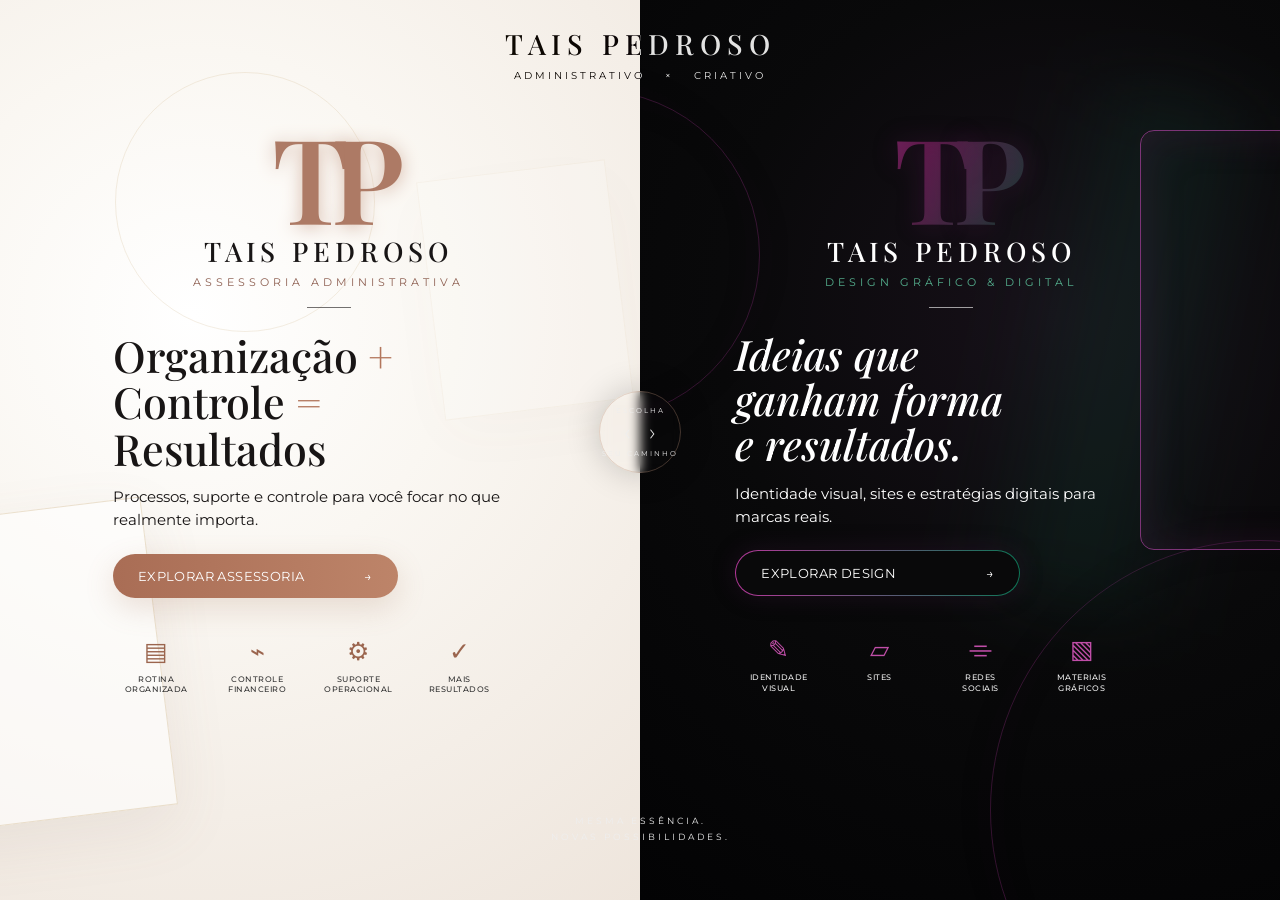
<file: index.html>
<!doctype html>
<html lang="pt-BR">
<head>
  <meta charset="utf-8" />
  <meta name="viewport" content="width=device-width,initial-scale=1" />
  <meta name="description" content="Tais Pedroso — Assessoria Administrativa e Design Gráfico & Digital." />
  <title>Tais Pedroso | Administrativo × Criativo</title>
  <link rel="preconnect" href="https://fonts.googleapis.com">
  <link rel="preconnect" href="https://fonts.gstatic.com" crossorigin>
  <link href="https://fonts.googleapis.com/css2?family=Montserrat:wght@300;400;500;600&family=Playfair+Display:ital,wght@0,500;0,600;1,500&display=swap" rel="stylesheet">
  <link rel="stylesheet" href="styles.css" />
</head>
<body>
  <main class="portal" aria-label="Escolha uma área da Tais Pedroso">
    <header class="brand-master">
      <span>TAIS PEDROSO</span>
      <small><b>ADMINISTRATIVO</b><i>×</i><b>CRIATIVO</b></small>
    </header>

    <section class="world admin" data-world="admin">
      <div class="ambient admin-ambient" aria-hidden="true">
        <span class="sheet sheet-a"></span><span class="sheet sheet-b"></span>
        <span class="gold-line"></span>
      </div>
      <div class="world-content">
        <div class="monogram admin-mark" aria-hidden="true">TP</div>
        <p class="brand-name">TAIS PEDROSO</p>
        <p class="brand-area">ASSESSORIA ADMINISTRATIVA</p>
        <span class="mini-rule"></span>
        <h1>Organização <em>+</em><br>Controle <em>=</em><br>Resultados</h1>
        <p class="lead">Processos, suporte e controle para você focar no que realmente importa.</p>
        <a class="cta admin-cta" href="assessoria/">EXPLORAR ASSESSORIA <span>→</span></a>
        <div class="services" aria-label="Principais serviços administrativos">
          <span>▤<small>ROTINA<br>ORGANIZADA</small></span>
          <span>⌁<small>CONTROLE<br>FINANCEIRO</small></span>
          <span>⚙<small>SUPORTE<br>OPERACIONAL</small></span>
          <span>✓<small>MAIS<br>RESULTADOS</small></span>
        </div>
      </div>
    </section>

    <section class="world design" data-world="design">
      <div class="ambient design-ambient" aria-hidden="true">
        <span class="purple-orbit orbit-a"></span><span class="purple-orbit orbit-b"></span>
        <span class="green-glow"></span><span class="screen-ghost"></span>
      </div>
      <div class="world-content">
        <div class="monogram design-mark" aria-hidden="true">TP</div>
        <p class="brand-name">TAIS PEDROSO</p>
        <p class="brand-area">DESIGN GRÁFICO &amp; DIGITAL</p>
        <span class="mini-rule"></span>
        <h1><i>Ideias que<br>ganham forma<br>e resultados.</i></h1>
        <p class="lead">Identidade visual, sites e estratégias digitais para marcas reais.</p>
        <a class="cta design-cta" href="design/">EXPLORAR DESIGN <span>→</span></a>
        <div class="services" aria-label="Principais serviços de design">
          <span>✎<small>IDENTIDADE<br>VISUAL</small></span>
          <span>▱<small>SITES</small></span>
          <span>⌯<small>REDES<br>SOCIAIS</small></span>
          <span>▧<small>MATERIAIS<br>GRÁFICOS</small></span>
        </div>
      </div>
    </section>

    <div class="choice" aria-hidden="true">
      <span>ESCOLHA</span><b>‹ &nbsp; ›</b><span>SEU CAMINHO</span>
    </div>
    <div class="essence" aria-hidden="true">MESMA ESSÊNCIA.<br>NOVAS POSSIBILIDADES.</div>
  </main>
  <script src="script.js"></script>
</body>
</html>
</file>
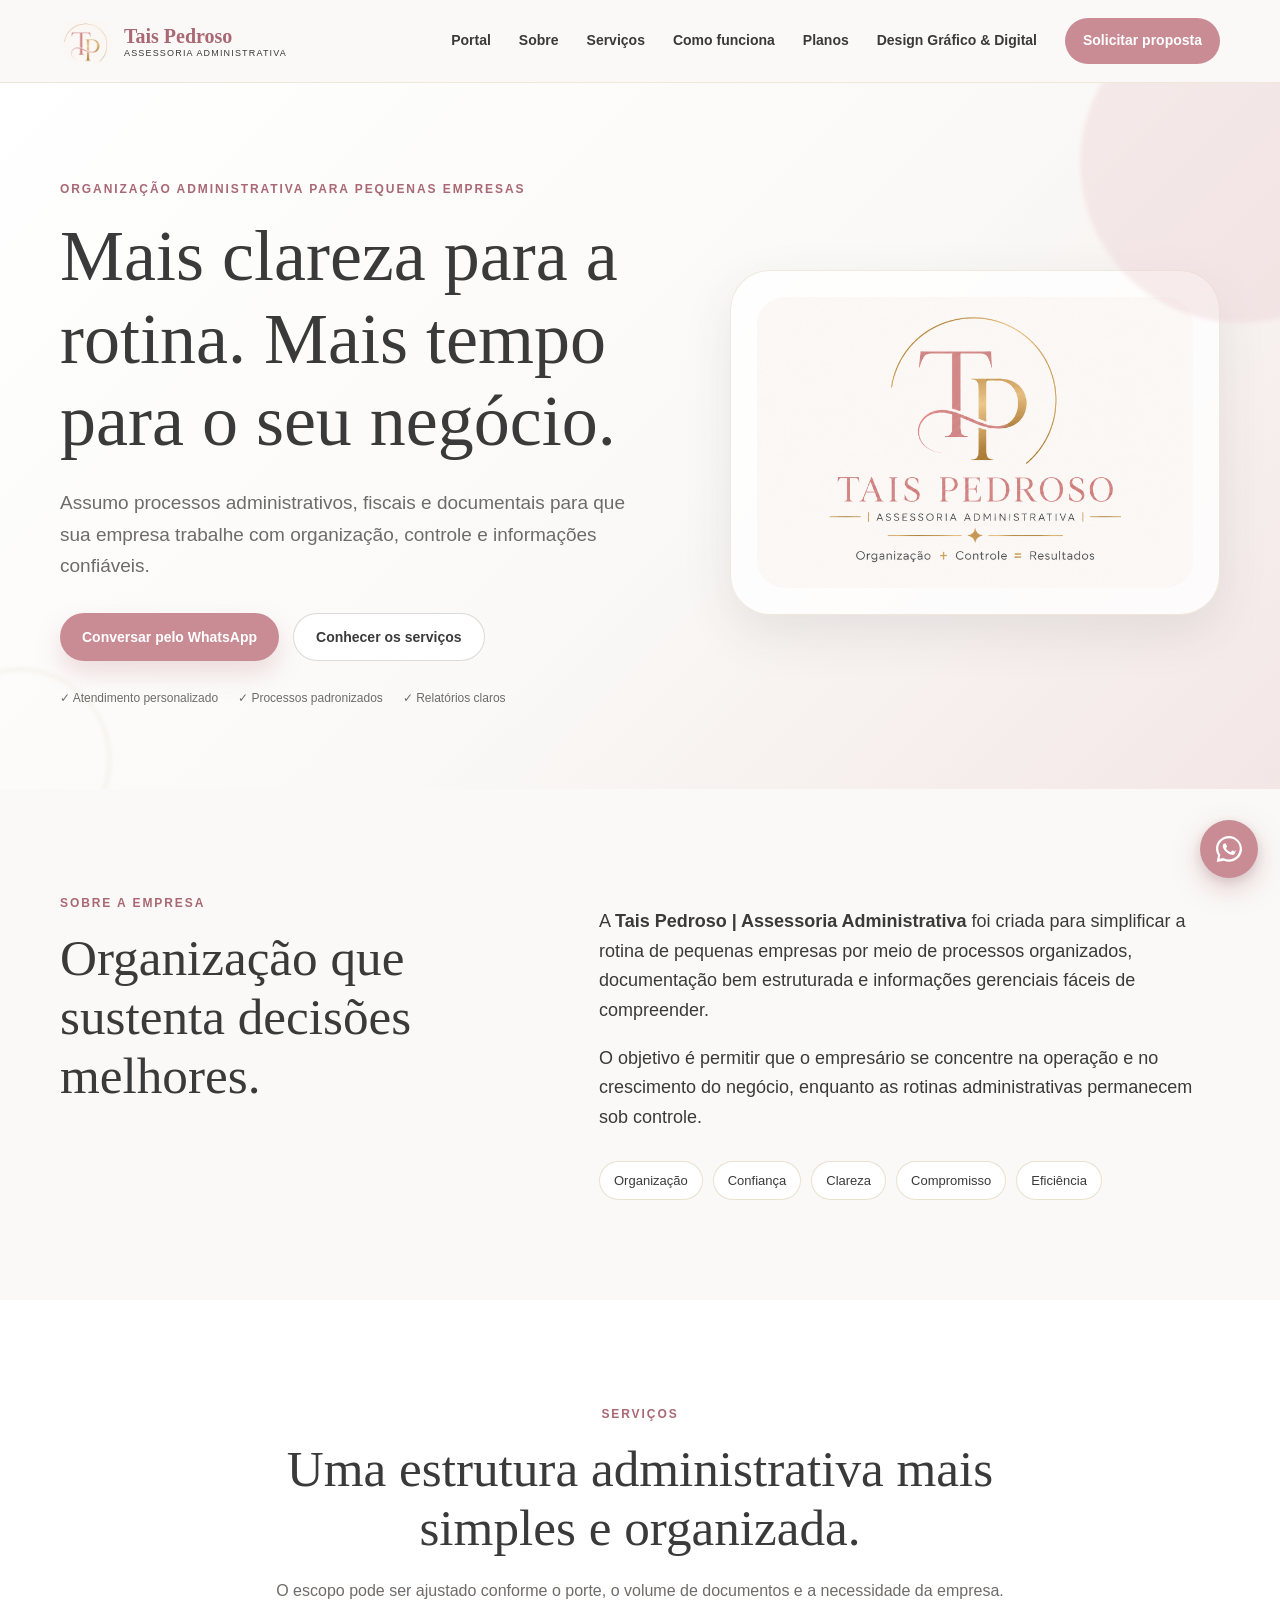
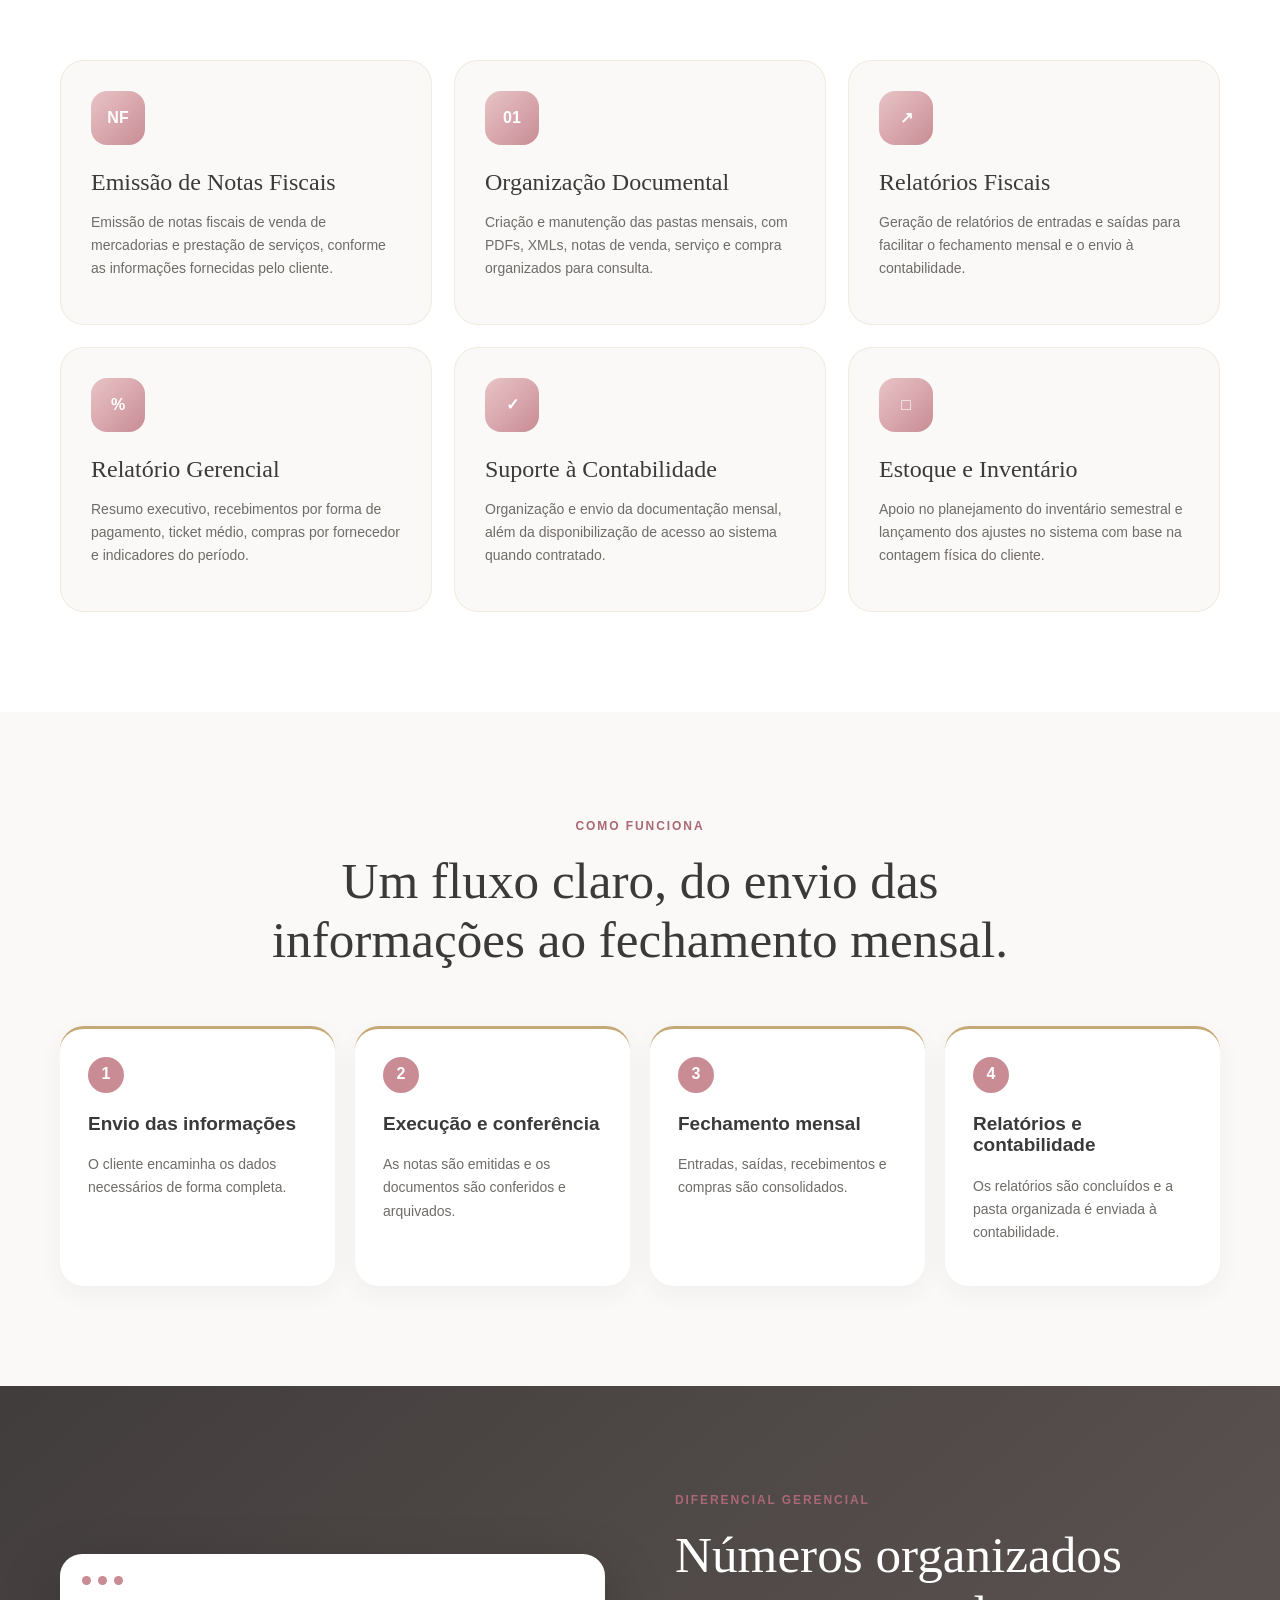
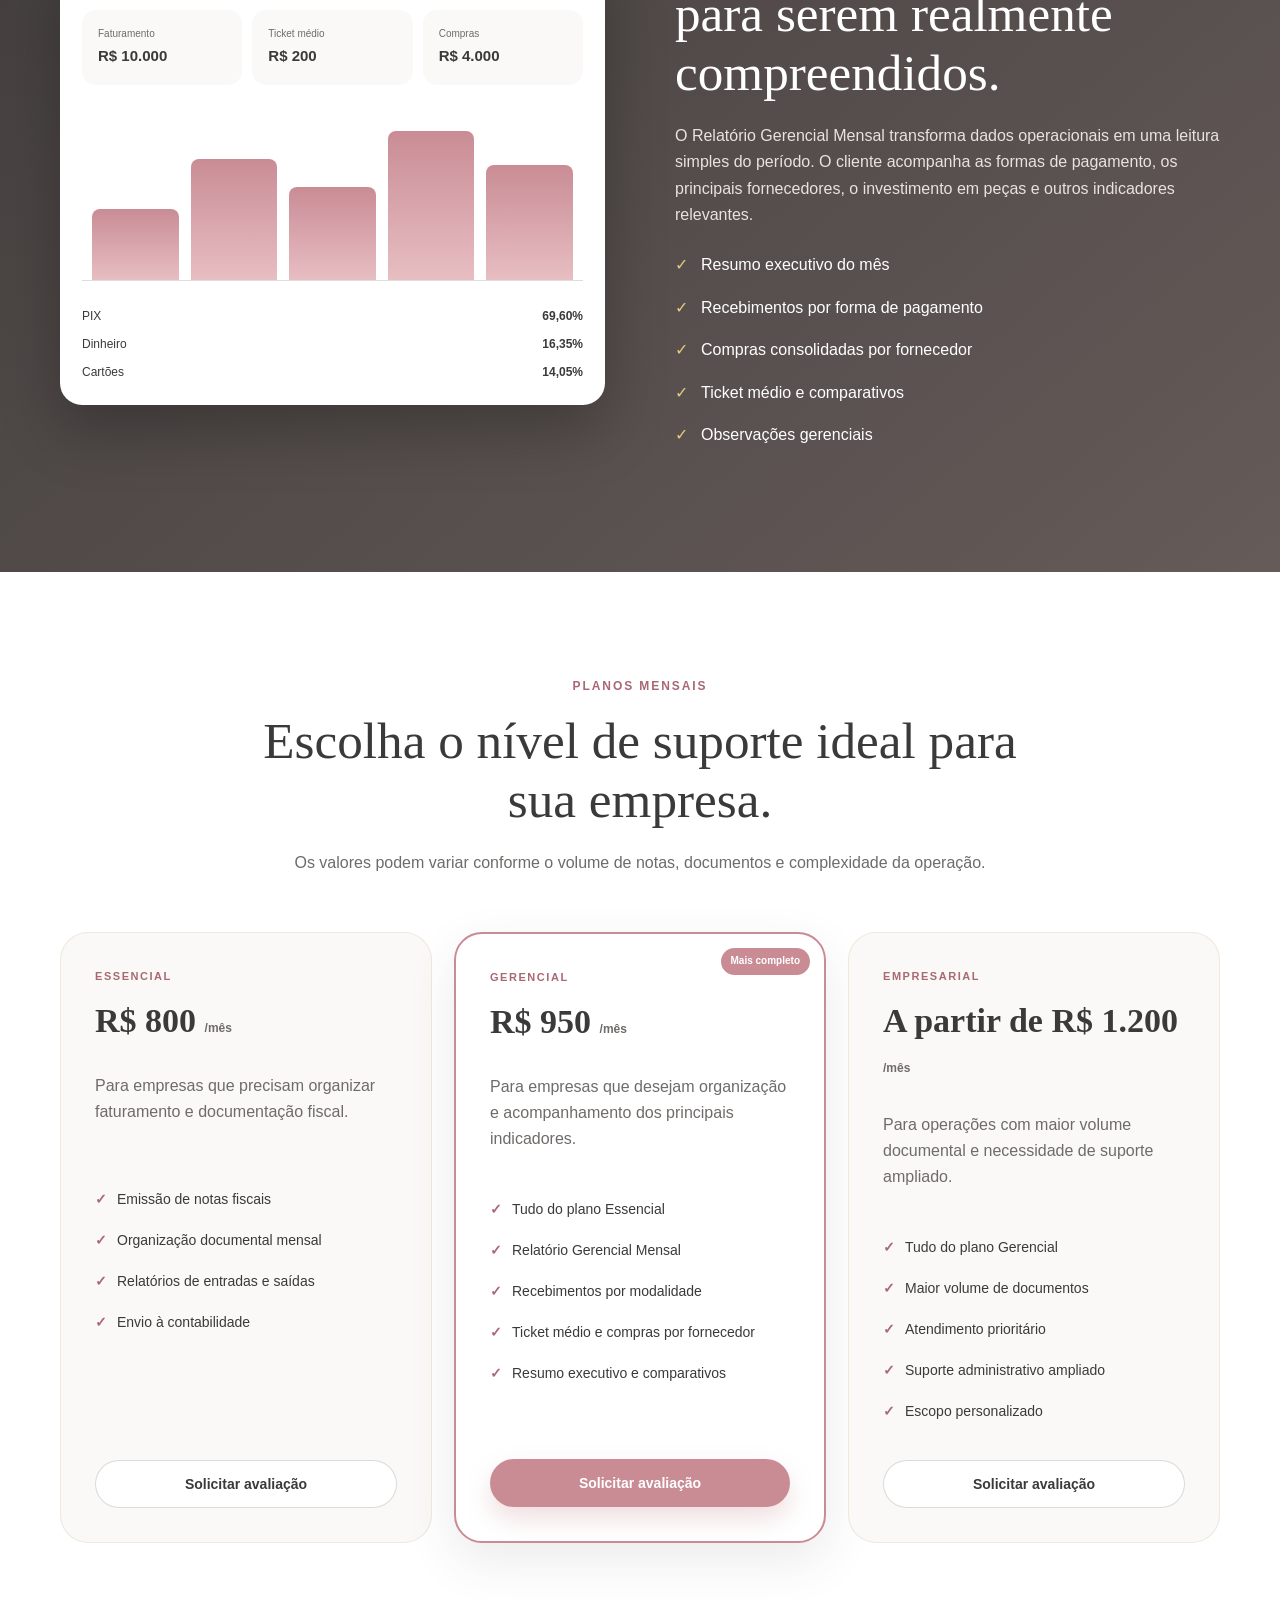
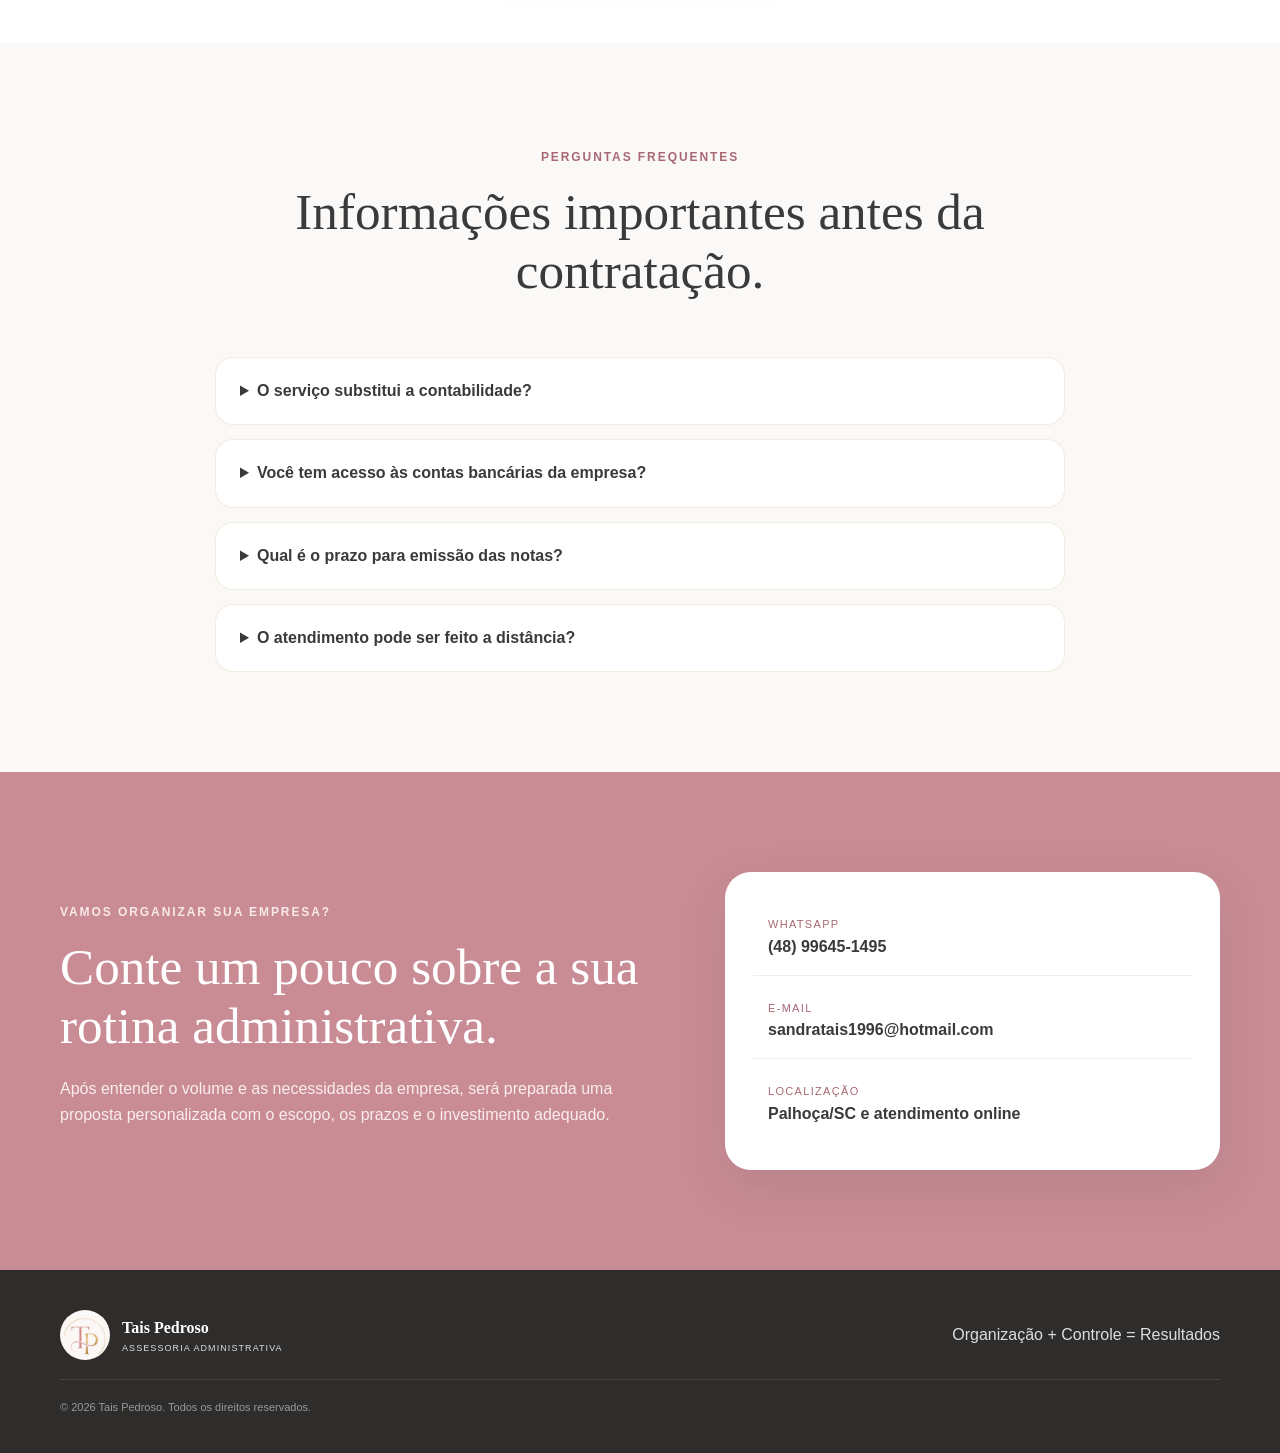
<file: assessoria/index.html>
<!doctype html>
<html lang="pt-BR">
<head>
  <meta charset="utf-8">
  <meta name="viewport" content="width=device-width, initial-scale=1">
  <meta name="description" content="Assessoria administrativa para pequenas empresas: emissão de notas, organização documental, relatórios gerenciais, suporte à contabilidade e inventário.">
  <meta name="theme-color" content="#C98C95">
  <title>Tais Pedroso | Assessoria Administrativa</title>
  <link rel="icon" href="assets/favicon.png">
  <link rel="stylesheet" href="styles.css">
</head>
<body>
  <header class="topbar" id="inicio">
    <div class="container nav-wrap">
      <a class="brand" href="#inicio" aria-label="Página inicial">
        <img src="assets/monograma-tp.png" alt="Monograma TP">
        <span><strong>Tais Pedroso</strong><small>Assessoria Administrativa</small></span>
      </a>

      <button class="menu-btn" aria-label="Abrir menu" aria-expanded="false">
        <span></span><span></span><span></span>
      </button>

      <nav class="nav" aria-label="Navegação principal">
        <a href="../" title="Voltar ao portal">Portal</a>
        <a href="#sobre">Sobre</a>
        <a href="#servicos">Serviços</a>
        <a href="#processo">Como funciona</a>
        <a href="#planos">Planos</a>
        <a href="../design/">Design Gráfico & Digital</a>
        <a class="nav-cta" href="#contato">Solicitar proposta</a>
      </nav>
    </div>
  </header>

  <main>
    <section class="hero">
      <div class="hero-orb orb-one"></div>
      <div class="hero-orb orb-two"></div>
      <div class="container hero-grid">
        <div class="hero-copy reveal">
          <span class="eyebrow">Organização administrativa para pequenas empresas</span>
          <h1>Mais clareza para a rotina. Mais tempo para o seu negócio.</h1>
          <p>Assumo processos administrativos, fiscais e documentais para que sua empresa trabalhe com organização, controle e informações confiáveis.</p>
          <div class="hero-actions">
            <a class="btn primary" href="https://wa.me/5548996451495?text=Ol%C3%A1%2C%20Tais!%20Gostaria%20de%20conhecer%20os%20servi%C3%A7os%20de%20assessoria%20administrativa." target="_blank" rel="noopener">Conversar pelo WhatsApp</a>
            <a class="btn secondary" href="#servicos">Conhecer os serviços</a>
          </div>
          <div class="trust-row">
            <span>✓ Atendimento personalizado</span>
            <span>✓ Processos padronizados</span>
            <span>✓ Relatórios claros</span>
          </div>
        </div>

        <div class="hero-card reveal">
          <img src="assets/logo-taispedroso.png" alt="Tais Pedroso Assessoria Administrativa">
        </div>
      </div>
    </section>

    <section class="section" id="sobre">
      <div class="container split">
        <div class="section-heading reveal">
          <span class="eyebrow">Sobre a empresa</span>
          <h2>Organização que sustenta decisões melhores.</h2>
        </div>
        <div class="about-copy reveal">
          <p>A <strong>Tais Pedroso | Assessoria Administrativa</strong> foi criada para simplificar a rotina de pequenas empresas por meio de processos organizados, documentação bem estruturada e informações gerenciais fáceis de compreender.</p>
          <p>O objetivo é permitir que o empresário se concentre na operação e no crescimento do negócio, enquanto as rotinas administrativas permanecem sob controle.</p>
          <div class="values">
            <span>Organização</span><span>Confiança</span><span>Clareza</span><span>Compromisso</span><span>Eficiência</span>
          </div>
        </div>
      </div>
    </section>

    <section class="section soft" id="servicos">
      <div class="container">
        <div class="section-heading centered reveal">
          <span class="eyebrow">Serviços</span>
          <h2>Uma estrutura administrativa mais simples e organizada.</h2>
          <p>O escopo pode ser ajustado conforme o porte, o volume de documentos e a necessidade da empresa.</p>
        </div>

        <div class="service-grid">
          <article class="service-card reveal">
            <div class="icon">NF</div>
            <h3>Emissão de Notas Fiscais</h3>
            <p>Emissão de notas fiscais de venda de mercadorias e prestação de serviços, conforme as informações fornecidas pelo cliente.</p>
          </article>
          <article class="service-card reveal">
            <div class="icon">01</div>
            <h3>Organização Documental</h3>
            <p>Criação e manutenção das pastas mensais, com PDFs, XMLs, notas de venda, serviço e compra organizados para consulta.</p>
          </article>
          <article class="service-card reveal">
            <div class="icon">↗</div>
            <h3>Relatórios Fiscais</h3>
            <p>Geração de relatórios de entradas e saídas para facilitar o fechamento mensal e o envio à contabilidade.</p>
          </article>
          <article class="service-card reveal">
            <div class="icon">%</div>
            <h3>Relatório Gerencial</h3>
            <p>Resumo executivo, recebimentos por forma de pagamento, ticket médio, compras por fornecedor e indicadores do período.</p>
          </article>
          <article class="service-card reveal">
            <div class="icon">✓</div>
            <h3>Suporte à Contabilidade</h3>
            <p>Organização e envio da documentação mensal, além da disponibilização de acesso ao sistema quando contratado.</p>
          </article>
          <article class="service-card reveal">
            <div class="icon">□</div>
            <h3>Estoque e Inventário</h3>
            <p>Apoio no planejamento do inventário semestral e lançamento dos ajustes no sistema com base na contagem física do cliente.</p>
          </article>
        </div>
      </div>
    </section>

    <section class="section" id="processo">
      <div class="container">
        <div class="section-heading centered reveal">
          <span class="eyebrow">Como funciona</span>
          <h2>Um fluxo claro, do envio das informações ao fechamento mensal.</h2>
        </div>
        <div class="timeline">
          <div class="step reveal"><b>1</b><h3>Envio das informações</h3><p>O cliente encaminha os dados necessários de forma completa.</p></div>
          <div class="step reveal"><b>2</b><h3>Execução e conferência</h3><p>As notas são emitidas e os documentos são conferidos e arquivados.</p></div>
          <div class="step reveal"><b>3</b><h3>Fechamento mensal</h3><p>Entradas, saídas, recebimentos e compras são consolidados.</p></div>
          <div class="step reveal"><b>4</b><h3>Relatórios e contabilidade</h3><p>Os relatórios são concluídos e a pasta organizada é enviada à contabilidade.</p></div>
        </div>
      </div>
    </section>

    <section class="section report-section">
      <div class="container report-grid">
        <div class="report-preview reveal">
          <div class="report-window">
            <div class="window-top"><span></span><span></span><span></span></div>
            <div class="metric-row">
              <div><small>Faturamento</small><strong>R$ 10.000</strong></div>
              <div><small>Ticket médio</small><strong>R$ 200</strong></div>
              <div><small>Compras</small><strong>R$ 4.000</strong></div>
            </div>
            <div class="chart">
              <i style="height:42%"></i><i style="height:72%"></i><i style="height:55%"></i><i style="height:88%"></i><i style="height:68%"></i>
            </div>
            <div class="mini-list"><span>PIX</span><b>69,60%</b><span>Dinheiro</span><b>16,35%</b><span>Cartões</span><b>14,05%</b></div>
          </div>
        </div>
        <div class="report-copy reveal">
          <span class="eyebrow">Diferencial gerencial</span>
          <h2>Números organizados para serem realmente compreendidos.</h2>
          <p>O Relatório Gerencial Mensal transforma dados operacionais em uma leitura simples do período. O cliente acompanha as formas de pagamento, os principais fornecedores, o investimento em peças e outros indicadores relevantes.</p>
          <ul class="check-list">
            <li>Resumo executivo do mês</li>
            <li>Recebimentos por forma de pagamento</li>
            <li>Compras consolidadas por fornecedor</li>
            <li>Ticket médio e comparativos</li>
            <li>Observações gerenciais</li>
          </ul>
        </div>
      </div>
    </section>

    <section class="section soft" id="planos">
      <div class="container">
        <div class="section-heading centered reveal">
          <span class="eyebrow">Planos mensais</span>
          <h2>Escolha o nível de suporte ideal para sua empresa.</h2>
          <p>Os valores podem variar conforme o volume de notas, documentos e complexidade da operação.</p>
        </div>
        <div class="pricing-grid">
          <article class="price-card reveal">
            <span class="plan-label">Essencial</span>
            <h3>R$ 800 <small>/mês</small></h3>
            <p>Para empresas que precisam organizar faturamento e documentação fiscal.</p>
            <ul><li>Emissão de notas fiscais</li><li>Organização documental mensal</li><li>Relatórios de entradas e saídas</li><li>Envio à contabilidade</li></ul>
            <a class="btn secondary full" href="#contato">Solicitar avaliação</a>
          </article>

          <article class="price-card featured reveal">
            <span class="badge">Mais completo</span>
            <span class="plan-label">Gerencial</span>
            <h3>R$ 950 <small>/mês</small></h3>
            <p>Para empresas que desejam organização e acompanhamento dos principais indicadores.</p>
            <ul><li>Tudo do plano Essencial</li><li>Relatório Gerencial Mensal</li><li>Recebimentos por modalidade</li><li>Ticket médio e compras por fornecedor</li><li>Resumo executivo e comparativos</li></ul>
            <a class="btn primary full" href="#contato">Solicitar avaliação</a>
          </article>

          <article class="price-card reveal">
            <span class="plan-label">Empresarial</span>
            <h3>A partir de R$ 1.200 <small>/mês</small></h3>
            <p>Para operações com maior volume documental e necessidade de suporte ampliado.</p>
            <ul><li>Tudo do plano Gerencial</li><li>Maior volume de documentos</li><li>Atendimento prioritário</li><li>Suporte administrativo ampliado</li><li>Escopo personalizado</li></ul>
            <a class="btn secondary full" href="#contato">Solicitar avaliação</a>
          </article>
        </div>
      </div>
    </section>

    <section class="section faq">
      <div class="container">
        <div class="section-heading centered reveal">
          <span class="eyebrow">Perguntas frequentes</span>
          <h2>Informações importantes antes da contratação.</h2>
        </div>
        <div class="faq-list">
          <details class="reveal"><summary>O serviço substitui a contabilidade?</summary><p>Não. A assessoria administrativa organiza documentos, executa rotinas contratadas e facilita o envio das informações. A escrituração contábil, fiscal, trabalhista e a orientação tributária continuam sendo atribuições da contabilidade.</p></details>
          <details class="reveal"><summary>Você tem acesso às contas bancárias da empresa?</summary><p>Não. Os serviços apresentados não incluem acesso bancário, realização de pagamentos, movimentações financeiras ou conciliação bancária.</p></details>
          <details class="reveal"><summary>Qual é o prazo para emissão das notas?</summary><p>O prazo padrão é de até 2 dias úteis após o recebimento completo das informações necessárias, salvo condição específica definida na proposta e no contrato.</p></details>
          <details class="reveal"><summary>O atendimento pode ser feito a distância?</summary><p>Sim. O atendimento é realizado principalmente de forma online, permitindo atender empresas de diferentes localidades. Demandas presenciais podem ser avaliadas conforme a região e a necessidade.</p></details>
        </div>
      </div>
    </section>

    <section class="section contact" id="contato">
      <div class="container contact-grid">
        <div class="contact-copy reveal">
          <span class="eyebrow light">Vamos organizar sua empresa?</span>
          <h2>Conte um pouco sobre a sua rotina administrativa.</h2>
          <p>Após entender o volume e as necessidades da empresa, será preparada uma proposta personalizada com o escopo, os prazos e o investimento adequado.</p>
        </div>
        <div class="contact-card reveal">
          <a href="https://wa.me/5548996451495?text=Ol%C3%A1%2C%20Tais!%20Gostaria%20de%20solicitar%20uma%20proposta%20de%20assessoria%20administrativa." target="_blank" rel="noopener"><span>WhatsApp</span><strong>(48) 99645-1495</strong></a>
          <a href="mailto:sandratais1996@hotmail.com?subject=Solicita%C3%A7%C3%A3o%20de%20proposta%20comercial"><span>E-mail</span><strong>sandratais1996@hotmail.com</strong></a>
          <div><span>Localização</span><strong>Palhoça/SC e atendimento online</strong></div>
        </div>
      </div>
    </section>
  </main>

  <footer>
    <div class="container footer-grid">
      <div class="footer-brand"><img src="assets/monograma-tp.png" alt=""><div><strong>Tais Pedroso</strong><small>Assessoria Administrativa</small></div></div>
      <p>Organização + Controle = Resultados</p>
      <p class="copyright">© <span id="year"></span> Tais Pedroso. Todos os direitos reservados.</p>
    </div>
  </footer>
  <a class="whatsapp-float" href="https://wa.me/5548996451495?text=Ol%C3%A1%2C%20Tais!%20Vim%20pelo%20site%20da%20TP%20Assessoria." aria-label="Conversar com a TP Assessoria no WhatsApp" target="_blank" rel="noopener noreferrer">
    <svg viewBox="0 0 32 32" aria-hidden="true"><path d="M16 3C8.83 3 3 8.61 3 15.5c0 2.42.72 4.77 2.08 6.77L3.7 29l7.03-1.31A13.4 13.4 0 0 0 16 28.75c7.17 0 13-5.61 13-12.5S23.17 3 16 3zm0 23.5c-1.75 0-3.47-.44-4.98-1.28l-.36-.2-4.17.78.82-3.96-.23-.37a10.9 10.9 0 0 1-1.83-6.02C5.25 9.82 10.07 5.25 16 5.25s10.75 4.57 10.75 10.2S21.93 26.5 16 26.5z"/><path d="M21.9 18.6c-.32-.16-1.88-.9-2.17-1-.29-.1-.5-.16-.71.16-.21.31-.82 1-.99 1.2-.18.21-.36.23-.67.08-1.84-.89-3.05-1.59-4.28-3.61-.32-.54.32-.5.92-1.67.1-.21.05-.39-.03-.55-.08-.16-.71-1.64-.97-2.25-.26-.62-.52-.53-.71-.54h-.61c-.21 0-.55.08-.84.39-.29.31-1.1 1.04-1.1 2.53 0 1.49 1.13 2.93 1.29 3.13.16.21 2.22 3.27 5.38 4.59 2 .84 2.78.91 3.78.77 1.15-.17 1.88-1.14 2.14-2.25.26-1.1.26-2.05.18-2.25-.08-.18-.29-.28-.61-.43z"/></svg>
  </a>
  <script src="script.js"></script>
</body>
</html>
</file>
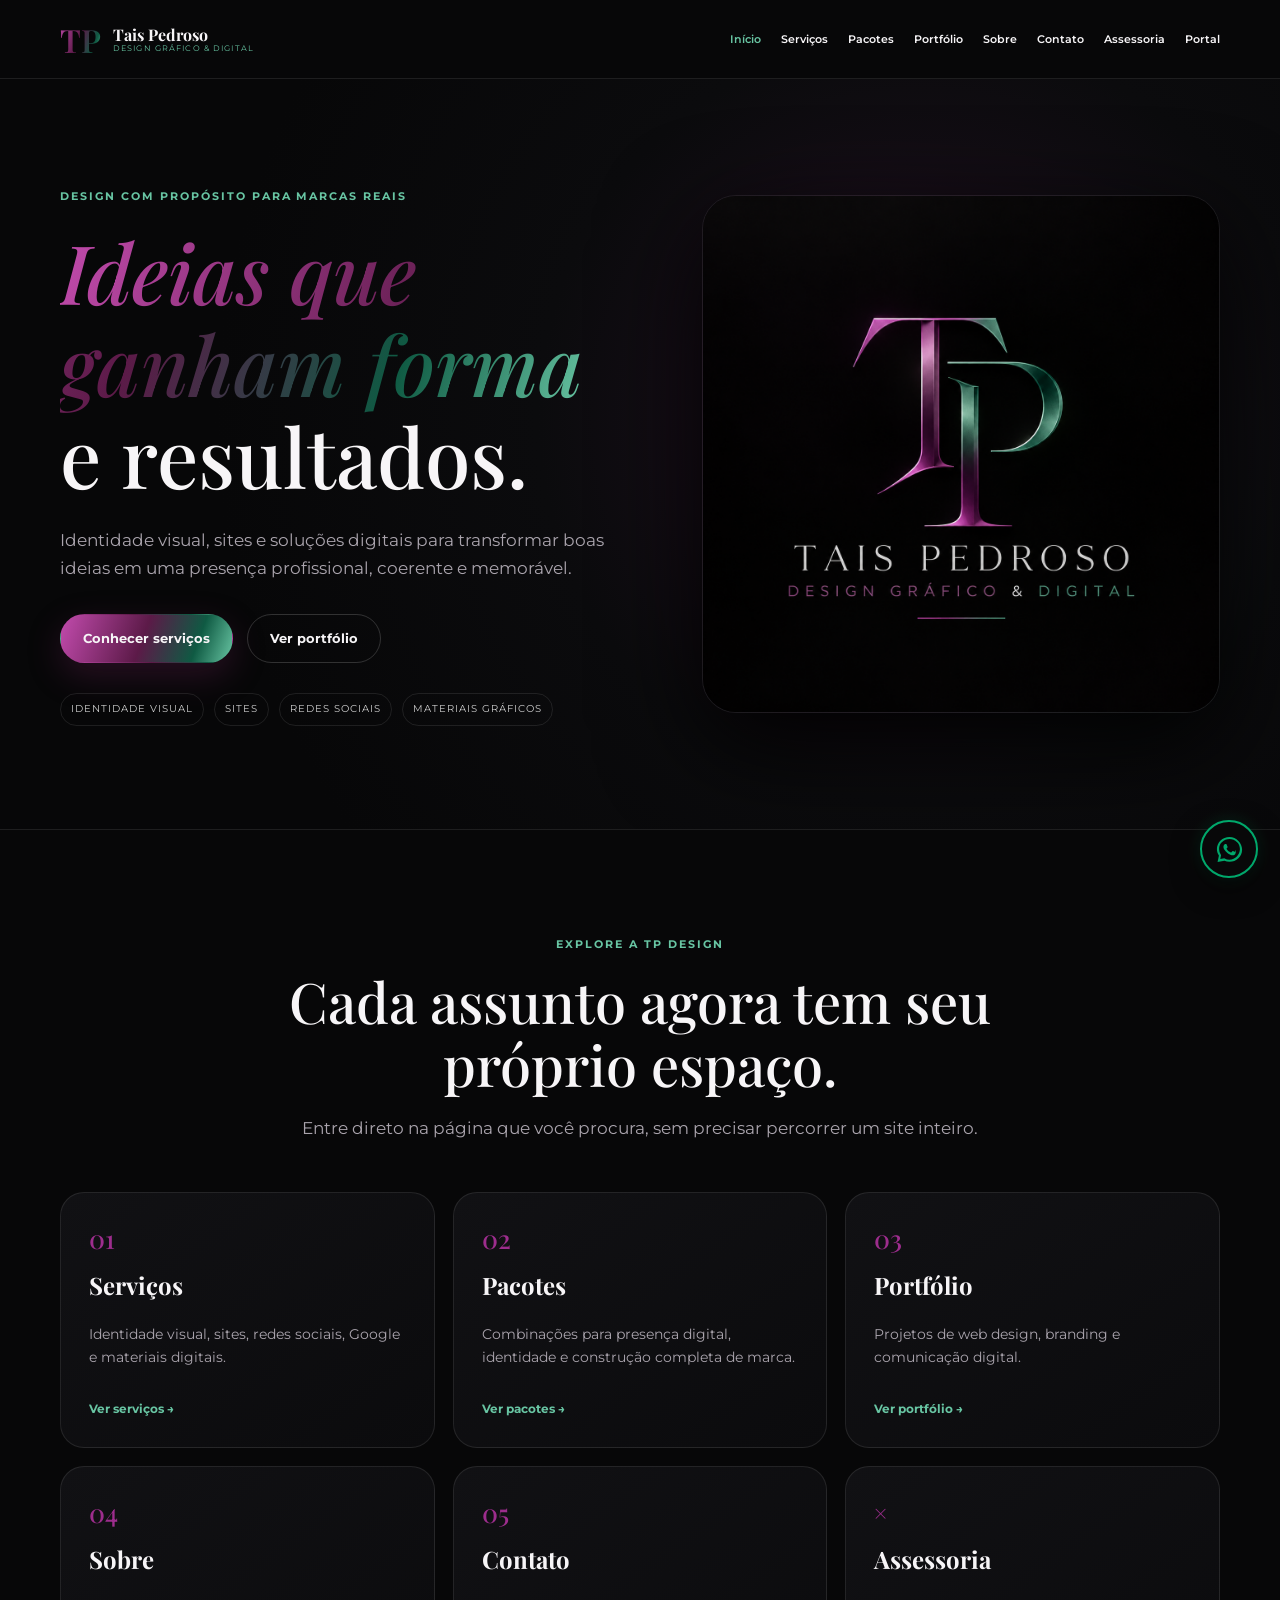
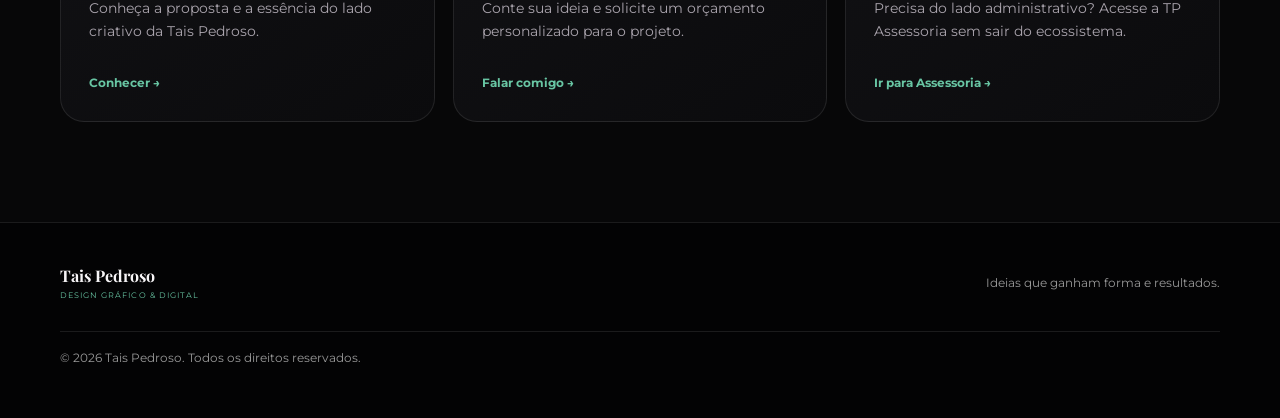
<file: design/index.html>
<!doctype html><html lang="pt-BR"><head><meta charset="utf-8"><meta name="viewport" content="width=device-width,initial-scale=1"><meta name="description" content="TP Design — identidade visual, sites, redes sociais e soluções digitais."><meta name="theme-color" content="#070708"><title>Tais Pedroso | Design Gráfico & Digital</title><link rel="preconnect" href="https://fonts.googleapis.com"><link rel="preconnect" href="https://fonts.gstatic.com" crossorigin><link href="https://fonts.googleapis.com/css2?family=Montserrat:wght@300;400;500;600;700&family=Playfair+Display:ital,wght@0,500;0,600;1,500;1,600&display=swap" rel="stylesheet"><link rel="stylesheet" href="styles.css"></head><body><header class="topbar"><div class="container nav-wrap"><a class="brand" href="index.html"><span class="tp">TP</span><span><strong>Tais Pedroso</strong><small>Design Gráfico & Digital</small></span></a><button class="menu-btn" aria-label="Abrir menu" aria-expanded="false"><span></span><span></span><span></span></button><nav class="nav" aria-label="Navegação principal"><a class="active" href="index.html">Início</a><a class="" href="servicos.html">Serviços</a><a class="" href="pacotes.html">Pacotes</a><a class="" href="portfolio.html">Portfólio</a><a class="" href="sobre.html">Sobre</a><a class="" href="contato.html">Contato</a><a href="../assessoria/">Assessoria</a><a href="../">Portal</a></nav></div></header><main><section class="hero"><div class="container hero-grid"><div class="hero-copy reveal"><span class="eyebrow">Design com propósito para marcas reais</span><h1><i>Ideias que ganham forma</i> e resultados.</h1><p>Identidade visual, sites e soluções digitais para transformar boas ideias em uma presença profissional, coerente e memorável.</p><div class="hero-actions"><a class="btn primary" href="servicos.html">Conhecer serviços</a><a class="btn ghost" href="portfolio.html">Ver portfólio</a></div><div class="hero-tags"><span>Identidade visual</span><span>Sites</span><span>Redes sociais</span><span>Materiais gráficos</span></div></div><div class="hero-visual reveal"><img src="assets/logo-tp-design.png" alt="Tais Pedroso Design Gráfico & Digital"></div></div></section><section class="section"><div class="container"><div class="heading centered reveal"><span class="eyebrow">Explore a TP Design</span><h2>Cada assunto agora tem seu próprio espaço.</h2><p>Entre direto na página que você procura, sem precisar percorrer um site inteiro.</p></div><div class="cards"><article class="card reveal"><b>01</b><h3>Serviços</h3><p>Identidade visual, sites, redes sociais, Google e materiais digitais.</p><a class="card-link" href="servicos.html">Ver serviços →</a></article><article class="card reveal"><b>02</b><h3>Pacotes</h3><p>Combinações para presença digital, identidade e construção completa de marca.</p><a class="card-link" href="pacotes.html">Ver pacotes →</a></article><article class="card reveal"><b>03</b><h3>Portfólio</h3><p>Projetos de web design, branding e comunicação digital.</p><a class="card-link" href="portfolio.html">Ver portfólio →</a></article><article class="card reveal"><b>04</b><h3>Sobre</h3><p>Conheça a proposta e a essência do lado criativo da Tais Pedroso.</p><a class="card-link" href="sobre.html">Conhecer →</a></article><article class="card reveal"><b>05</b><h3>Contato</h3><p>Conte sua ideia e solicite um orçamento personalizado para o projeto.</p><a class="card-link" href="contato.html">Falar comigo →</a></article><article class="card reveal"><b>×</b><h3>Assessoria</h3><p>Precisa do lado administrativo? Acesse a TP Assessoria sem sair do ecossistema.</p><a class="card-link" href="../assessoria/">Ir para Assessoria →</a></article></div></div></section></main><footer><div class="container footer-grid"><div><strong>Tais Pedroso</strong><small>Design Gráfico & Digital</small></div><p>Ideias que ganham forma e resultados.</p><p class="copyright">© <span id="year"></span> Tais Pedroso. Todos os direitos reservados.</p></div></footer><a class="whatsapp-float" href="https://wa.me/5548996451495?text=Ol%C3%A1!%20Vim%20pelo%20site%20da%20TP%20Design." aria-label="Conversar com a TP Design no WhatsApp" target="_blank" rel="noopener noreferrer"><svg viewBox="0 0 32 32" aria-hidden="true"><path d="M16 3C8.83 3 3 8.61 3 15.5c0 2.42.72 4.77 2.08 6.77L3.7 29l7.03-1.31A13.4 13.4 0 0 0 16 28.75c7.17 0 13-5.61 13-12.5S23.17 3 16 3zm0 23.5c-1.75 0-3.47-.44-4.98-1.28l-.36-.2-4.17.78.82-3.96-.23-.37a10.9 10.9 0 0 1-1.83-6.02C5.25 9.82 10.07 5.25 16 5.25s10.75 4.57 10.75 10.2S21.93 26.5 16 26.5z"/><path d="M21.9 18.6c-.32-.16-1.88-.9-2.17-1-.29-.1-.5-.16-.71.16-.21.31-.82 1-.99 1.2-.18.21-.36.23-.67.08-1.84-.89-3.05-1.59-4.28-3.61-.32-.54.32-.5.92-1.67.1-.21.05-.39-.03-.55-.08-.16-.71-1.64-.97-2.25-.26-.62-.52-.53-.71-.54h-.61c-.21 0-.55.08-.84.39-.29.31-1.1 1.04-1.1 2.53 0 1.49 1.13 2.93 1.29 3.13.16.21 2.22 3.27 5.38 4.59 2 .84 2.78.91 3.78.77 1.15-.17 1.88-1.14 2.14-2.25.26-1.1.26-2.05.18-2.25-.08-.18-.29-.28-.61-.43z"/></svg></a><script src="script.js"></script></body></html>
</file>
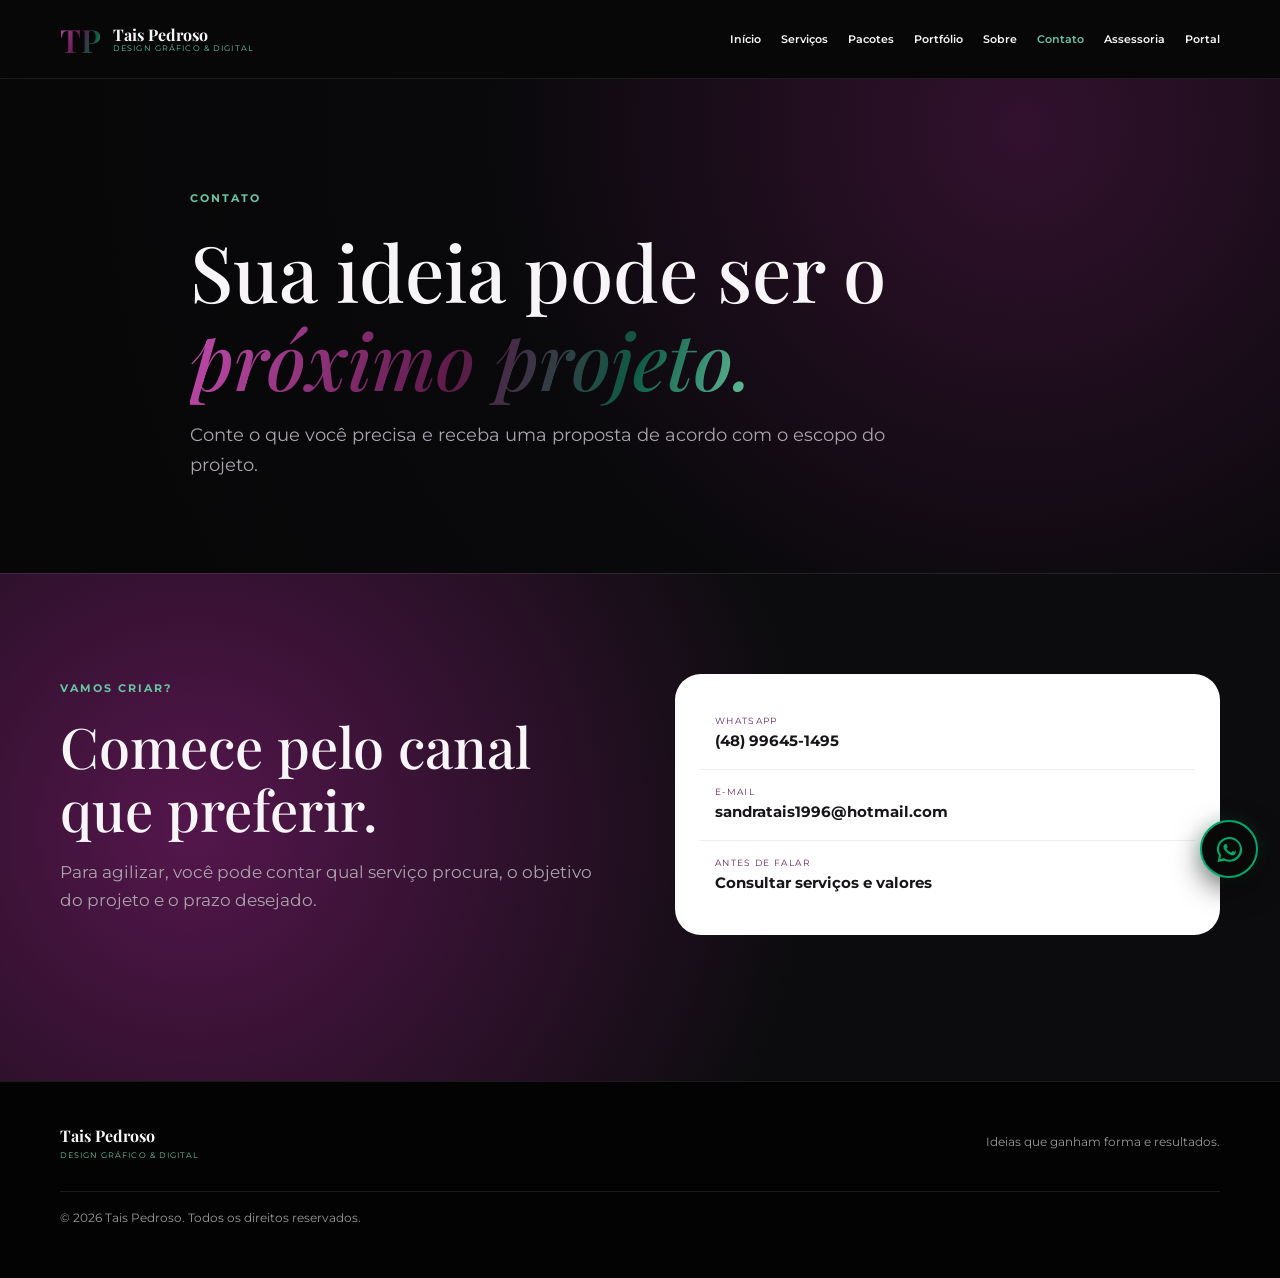
<file: design/contato.html>
<!doctype html><html lang="pt-BR"><head><meta charset="utf-8"><meta name="viewport" content="width=device-width,initial-scale=1"><meta name="description" content="Entre em contato com a TP Design para solicitar orçamento."><meta name="theme-color" content="#070708"><title>Contato | TP Design</title><link rel="preconnect" href="https://fonts.googleapis.com"><link rel="preconnect" href="https://fonts.gstatic.com" crossorigin><link href="https://fonts.googleapis.com/css2?family=Montserrat:wght@300;400;500;600;700&family=Playfair+Display:ital,wght@0,500;0,600;1,500;1,600&display=swap" rel="stylesheet"><link rel="stylesheet" href="styles.css"></head><body><header class="topbar"><div class="container nav-wrap"><a class="brand" href="index.html"><span class="tp">TP</span><span><strong>Tais Pedroso</strong><small>Design Gráfico & Digital</small></span></a><button class="menu-btn" aria-label="Abrir menu" aria-expanded="false"><span></span><span></span><span></span></button><nav class="nav" aria-label="Navegação principal"><a class="" href="index.html">Início</a><a class="" href="servicos.html">Serviços</a><a class="" href="pacotes.html">Pacotes</a><a class="" href="portfolio.html">Portfólio</a><a class="" href="sobre.html">Sobre</a><a class="active" href="contato.html">Contato</a><a href="../assessoria/">Assessoria</a><a href="../">Portal</a></nav></div></header><main><section class="page-hero"><div class="container reveal"><span class="eyebrow">Contato</span><h1>Sua ideia pode ser o <span class="gradient-text">próximo projeto.</span></h1><p>Conte o que você precisa e receba uma proposta de acordo com o escopo do projeto.</p></div></section><section class="section contact-band"><div class="container two-col"><div class="heading reveal"><span class="eyebrow">Vamos criar?</span><h2>Comece pelo canal que preferir.</h2><p>Para agilizar, você pode contar qual serviço procura, o objetivo do projeto e o prazo desejado.</p></div><div class="contact-card reveal"><a href="https://wa.me/5548996451495?text=Ol%C3%A1%2C%20Tais!%20Vim%20pelo%20site%20da%20TP%20Design%20e%20gostaria%20de%20solicitar%20um%20or%C3%A7amento." target="_blank" rel="noopener"><span>WhatsApp</span><strong>(48) 99645-1495</strong></a><a href="mailto:sandratais1996@hotmail.com?subject=Or%C3%A7amento%20-%20TP%20Design"><span>E-mail</span><strong>sandratais1996@hotmail.com</strong></a><a href="servicos.html"><span>Antes de falar</span><strong>Consultar serviços e valores</strong></a></div></div></section></main><footer><div class="container footer-grid"><div><strong>Tais Pedroso</strong><small>Design Gráfico & Digital</small></div><p>Ideias que ganham forma e resultados.</p><p class="copyright">© <span id="year"></span> Tais Pedroso. Todos os direitos reservados.</p></div></footer><a class="whatsapp-float" href="https://wa.me/5548996451495?text=Ol%C3%A1!%20Vim%20pelo%20site%20da%20TP%20Design." aria-label="Conversar com a TP Design no WhatsApp" target="_blank" rel="noopener noreferrer"><svg viewBox="0 0 32 32" aria-hidden="true"><path d="M16 3C8.83 3 3 8.61 3 15.5c0 2.42.72 4.77 2.08 6.77L3.7 29l7.03-1.31A13.4 13.4 0 0 0 16 28.75c7.17 0 13-5.61 13-12.5S23.17 3 16 3zm0 23.5c-1.75 0-3.47-.44-4.98-1.28l-.36-.2-4.17.78.82-3.96-.23-.37a10.9 10.9 0 0 1-1.83-6.02C5.25 9.82 10.07 5.25 16 5.25s10.75 4.57 10.75 10.2S21.93 26.5 16 26.5z"/><path d="M21.9 18.6c-.32-.16-1.88-.9-2.17-1-.29-.1-.5-.16-.71.16-.21.31-.82 1-.99 1.2-.18.21-.36.23-.67.08-1.84-.89-3.05-1.59-4.28-3.61-.32-.54.32-.5.92-1.67.1-.21.05-.39-.03-.55-.08-.16-.71-1.64-.97-2.25-.26-.62-.52-.53-.71-.54h-.61c-.21 0-.55.08-.84.39-.29.31-1.1 1.04-1.1 2.53 0 1.49 1.13 2.93 1.29 3.13.16.21 2.22 3.27 5.38 4.59 2 .84 2.78.91 3.78.77 1.15-.17 1.88-1.14 2.14-2.25.26-1.1.26-2.05.18-2.25-.08-.18-.29-.28-.61-.43z"/></svg></a><script src="script.js"></script></body></html>
</file>
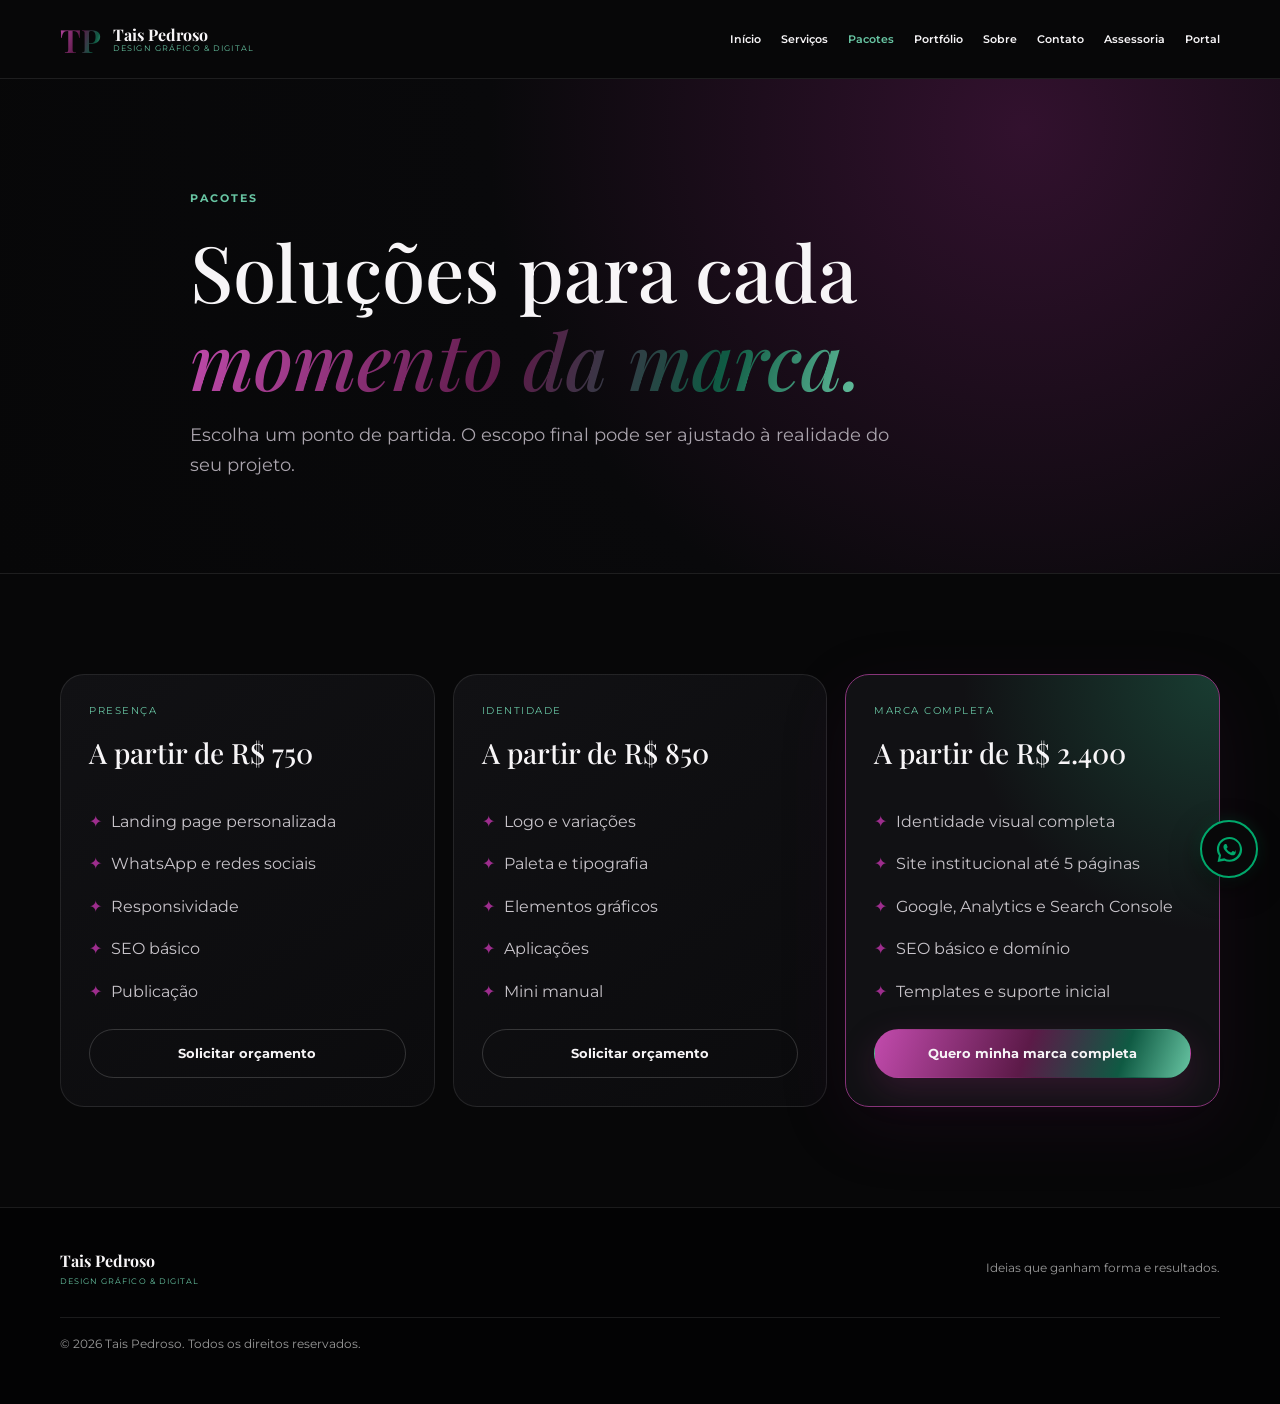
<file: design/pacotes.html>
<!doctype html><html lang="pt-BR"><head><meta charset="utf-8"><meta name="viewport" content="width=device-width,initial-scale=1"><meta name="description" content="Pacotes de design e presença digital da TP Design."><meta name="theme-color" content="#070708"><title>Pacotes | TP Design</title><link rel="preconnect" href="https://fonts.googleapis.com"><link rel="preconnect" href="https://fonts.gstatic.com" crossorigin><link href="https://fonts.googleapis.com/css2?family=Montserrat:wght@300;400;500;600;700&family=Playfair+Display:ital,wght@0,500;0,600;1,500;1,600&display=swap" rel="stylesheet"><link rel="stylesheet" href="styles.css"></head><body><header class="topbar"><div class="container nav-wrap"><a class="brand" href="index.html"><span class="tp">TP</span><span><strong>Tais Pedroso</strong><small>Design Gráfico & Digital</small></span></a><button class="menu-btn" aria-label="Abrir menu" aria-expanded="false"><span></span><span></span><span></span></button><nav class="nav" aria-label="Navegação principal"><a class="" href="index.html">Início</a><a class="" href="servicos.html">Serviços</a><a class="active" href="pacotes.html">Pacotes</a><a class="" href="portfolio.html">Portfólio</a><a class="" href="sobre.html">Sobre</a><a class="" href="contato.html">Contato</a><a href="../assessoria/">Assessoria</a><a href="../">Portal</a></nav></div></header><main><section class="page-hero"><div class="container reveal"><span class="eyebrow">Pacotes</span><h1>Soluções para cada <span class="gradient-text">momento da marca.</span></h1><p>Escolha um ponto de partida. O escopo final pode ser ajustado à realidade do seu projeto.</p></div></section><section class="section"><div class="container"><div class="package-grid"><article class="package reveal"><span>Presença</span><h3>A partir de R$ 750</h3><ul><li>Landing page personalizada</li><li>WhatsApp e redes sociais</li><li>Responsividade</li><li>SEO básico</li><li>Publicação</li></ul><a class="btn ghost" href="contato.html">Solicitar orçamento</a></article><article class="package reveal"><span>Identidade</span><h3>A partir de R$ 850</h3><ul><li>Logo e variações</li><li>Paleta e tipografia</li><li>Elementos gráficos</li><li>Aplicações</li><li>Mini manual</li></ul><a class="btn ghost" href="contato.html">Solicitar orçamento</a></article><article class="package featured reveal"><span>Marca Completa</span><h3>A partir de R$ 2.400</h3><ul><li>Identidade visual completa</li><li>Site institucional até 5 páginas</li><li>Google, Analytics e Search Console</li><li>SEO básico e domínio</li><li>Templates e suporte inicial</li></ul><a class="btn primary" href="contato.html">Quero minha marca completa</a></article></div></div></section></main><footer><div class="container footer-grid"><div><strong>Tais Pedroso</strong><small>Design Gráfico & Digital</small></div><p>Ideias que ganham forma e resultados.</p><p class="copyright">© <span id="year"></span> Tais Pedroso. Todos os direitos reservados.</p></div></footer><a class="whatsapp-float" href="https://wa.me/5548996451495?text=Ol%C3%A1!%20Vim%20pelo%20site%20da%20TP%20Design." aria-label="Conversar com a TP Design no WhatsApp" target="_blank" rel="noopener noreferrer"><svg viewBox="0 0 32 32" aria-hidden="true"><path d="M16 3C8.83 3 3 8.61 3 15.5c0 2.42.72 4.77 2.08 6.77L3.7 29l7.03-1.31A13.4 13.4 0 0 0 16 28.75c7.17 0 13-5.61 13-12.5S23.17 3 16 3zm0 23.5c-1.75 0-3.47-.44-4.98-1.28l-.36-.2-4.17.78.82-3.96-.23-.37a10.9 10.9 0 0 1-1.83-6.02C5.25 9.82 10.07 5.25 16 5.25s10.75 4.57 10.75 10.2S21.93 26.5 16 26.5z"/><path d="M21.9 18.6c-.32-.16-1.88-.9-2.17-1-.29-.1-.5-.16-.71.16-.21.31-.82 1-.99 1.2-.18.21-.36.23-.67.08-1.84-.89-3.05-1.59-4.28-3.61-.32-.54.32-.5.92-1.67.1-.21.05-.39-.03-.55-.08-.16-.71-1.64-.97-2.25-.26-.62-.52-.53-.71-.54h-.61c-.21 0-.55.08-.84.39-.29.31-1.1 1.04-1.1 2.53 0 1.49 1.13 2.93 1.29 3.13.16.21 2.22 3.27 5.38 4.59 2 .84 2.78.91 3.78.77 1.15-.17 1.88-1.14 2.14-2.25.26-1.1.26-2.05.18-2.25-.08-.18-.29-.28-.61-.43z"/></svg></a><script src="script.js"></script></body></html>
</file>
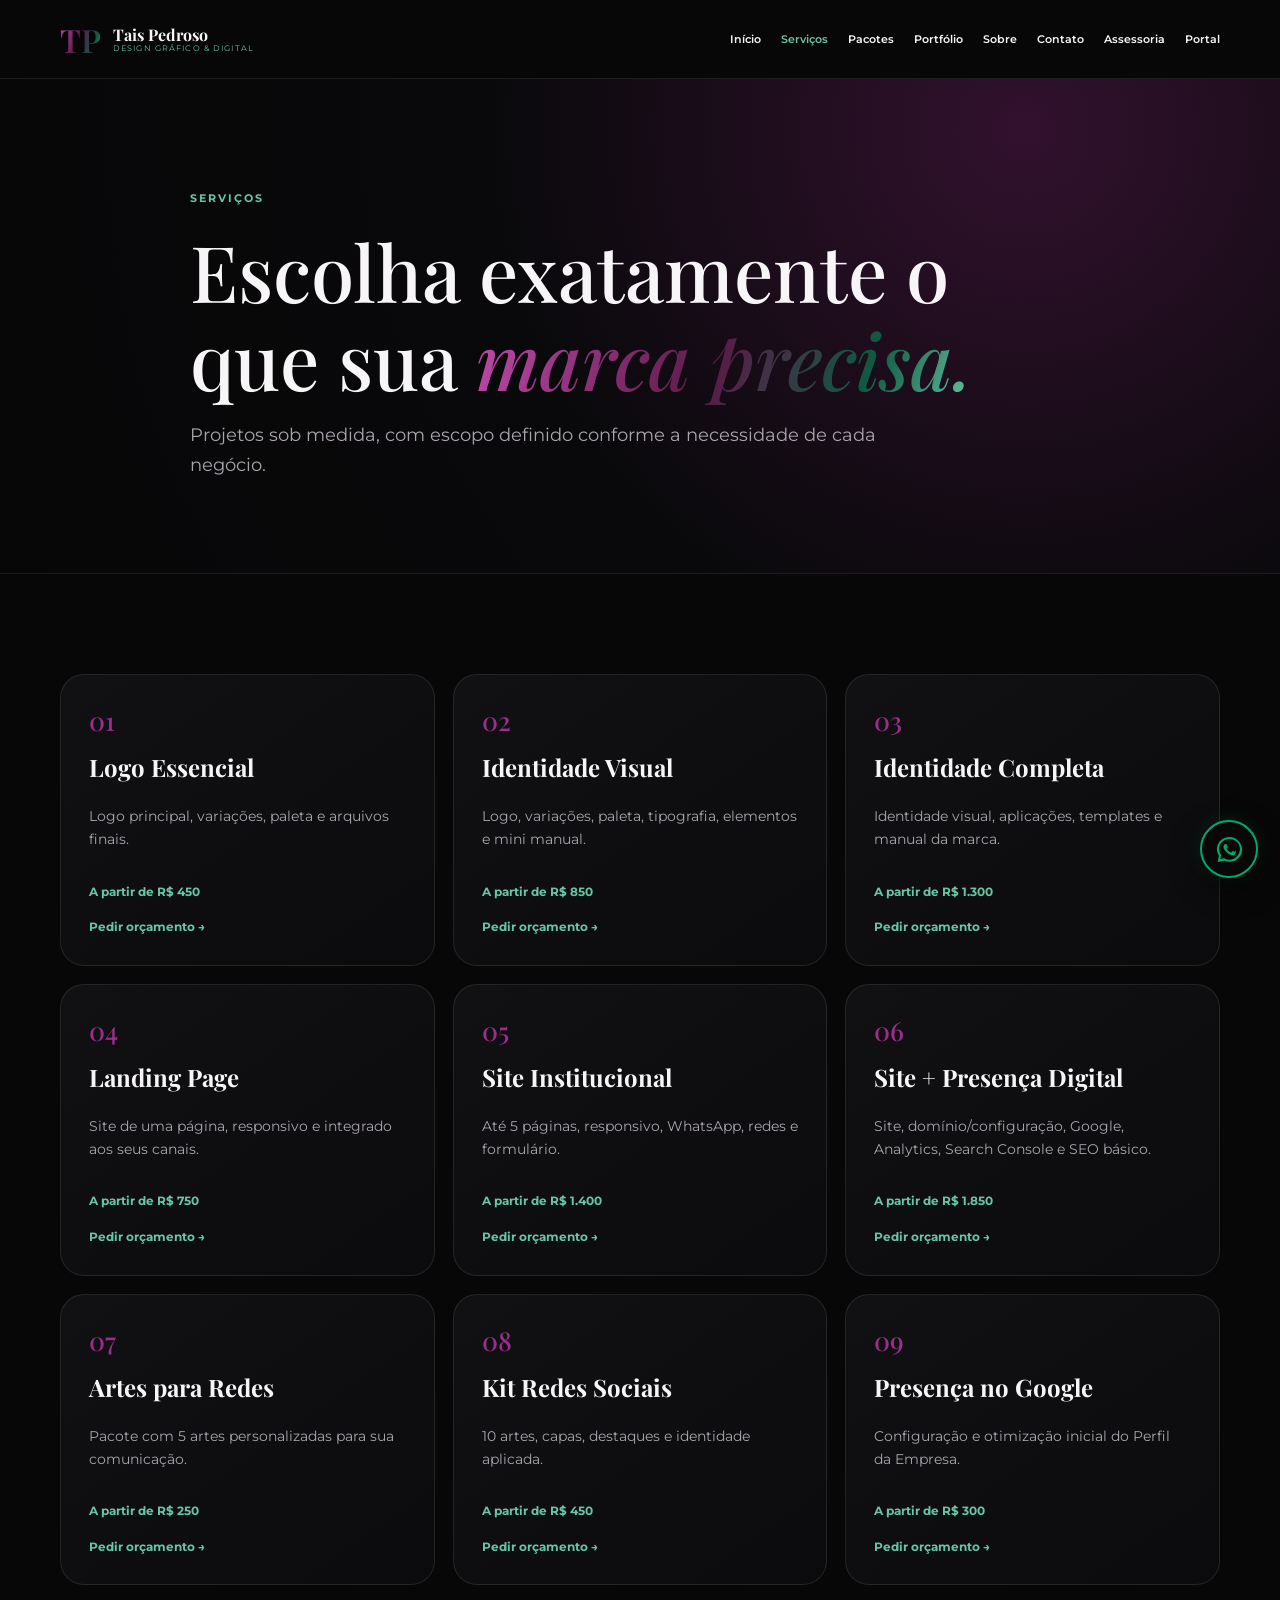
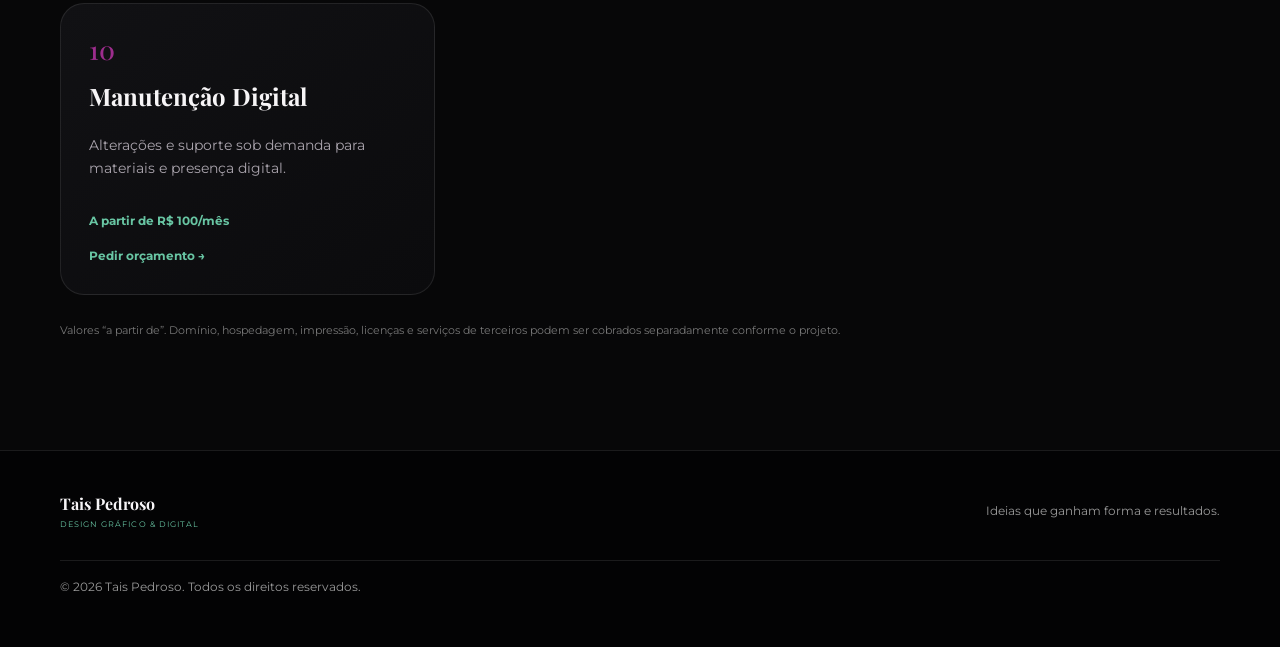
<file: design/servicos.html>
<!doctype html><html lang="pt-BR"><head><meta charset="utf-8"><meta name="viewport" content="width=device-width,initial-scale=1"><meta name="description" content="Serviços de design gráfico e digital da TP Design."><meta name="theme-color" content="#070708"><title>Serviços | TP Design</title><link rel="preconnect" href="https://fonts.googleapis.com"><link rel="preconnect" href="https://fonts.gstatic.com" crossorigin><link href="https://fonts.googleapis.com/css2?family=Montserrat:wght@300;400;500;600;700&family=Playfair+Display:ital,wght@0,500;0,600;1,500;1,600&display=swap" rel="stylesheet"><link rel="stylesheet" href="styles.css"></head><body><header class="topbar"><div class="container nav-wrap"><a class="brand" href="index.html"><span class="tp">TP</span><span><strong>Tais Pedroso</strong><small>Design Gráfico & Digital</small></span></a><button class="menu-btn" aria-label="Abrir menu" aria-expanded="false"><span></span><span></span><span></span></button><nav class="nav" aria-label="Navegação principal"><a class="" href="index.html">Início</a><a class="active" href="servicos.html">Serviços</a><a class="" href="pacotes.html">Pacotes</a><a class="" href="portfolio.html">Portfólio</a><a class="" href="sobre.html">Sobre</a><a class="" href="contato.html">Contato</a><a href="../assessoria/">Assessoria</a><a href="../">Portal</a></nav></div></header><main><section class="page-hero"><div class="container reveal"><span class="eyebrow">Serviços</span><h1>Escolha exatamente o que sua <span class="gradient-text">marca precisa.</span></h1><p>Projetos sob medida, com escopo definido conforme a necessidade de cada negócio.</p></div></section><section class="section"><div class="container"><div class="cards"><article class="card reveal"><b>01</b><h3>Logo Essencial</h3><p>Logo principal, variações, paleta e arquivos finais.</p><span class="price">A partir de R$ 450</span><a class="card-link" href="contato.html">Pedir orçamento →</a></article><article class="card reveal"><b>02</b><h3>Identidade Visual</h3><p>Logo, variações, paleta, tipografia, elementos e mini manual.</p><span class="price">A partir de R$ 850</span><a class="card-link" href="contato.html">Pedir orçamento →</a></article><article class="card reveal"><b>03</b><h3>Identidade Completa</h3><p>Identidade visual, aplicações, templates e manual da marca.</p><span class="price">A partir de R$ 1.300</span><a class="card-link" href="contato.html">Pedir orçamento →</a></article><article class="card reveal"><b>04</b><h3>Landing Page</h3><p>Site de uma página, responsivo e integrado aos seus canais.</p><span class="price">A partir de R$ 750</span><a class="card-link" href="contato.html">Pedir orçamento →</a></article><article class="card reveal"><b>05</b><h3>Site Institucional</h3><p>Até 5 páginas, responsivo, WhatsApp, redes e formulário.</p><span class="price">A partir de R$ 1.400</span><a class="card-link" href="contato.html">Pedir orçamento →</a></article><article class="card reveal"><b>06</b><h3>Site + Presença Digital</h3><p>Site, domínio/configuração, Google, Analytics, Search Console e SEO básico.</p><span class="price">A partir de R$ 1.850</span><a class="card-link" href="contato.html">Pedir orçamento →</a></article><article class="card reveal"><b>07</b><h3>Artes para Redes</h3><p>Pacote com 5 artes personalizadas para sua comunicação.</p><span class="price">A partir de R$ 250</span><a class="card-link" href="contato.html">Pedir orçamento →</a></article><article class="card reveal"><b>08</b><h3>Kit Redes Sociais</h3><p>10 artes, capas, destaques e identidade aplicada.</p><span class="price">A partir de R$ 450</span><a class="card-link" href="contato.html">Pedir orçamento →</a></article><article class="card reveal"><b>09</b><h3>Presença no Google</h3><p>Configuração e otimização inicial do Perfil da Empresa.</p><span class="price">A partir de R$ 300</span><a class="card-link" href="contato.html">Pedir orçamento →</a></article><article class="card reveal"><b>10</b><h3>Manutenção Digital</h3><p>Alterações e suporte sob demanda para materiais e presença digital.</p><span class="price">A partir de R$ 100/mês</span><a class="card-link" href="contato.html">Pedir orçamento →</a></article></div><p class="note">Valores “a partir de”. Domínio, hospedagem, impressão, licenças e serviços de terceiros podem ser cobrados separadamente conforme o projeto.</p></div></section></main><footer><div class="container footer-grid"><div><strong>Tais Pedroso</strong><small>Design Gráfico & Digital</small></div><p>Ideias que ganham forma e resultados.</p><p class="copyright">© <span id="year"></span> Tais Pedroso. Todos os direitos reservados.</p></div></footer><a class="whatsapp-float" href="https://wa.me/5548996451495?text=Ol%C3%A1!%20Vim%20pelo%20site%20da%20TP%20Design." aria-label="Conversar com a TP Design no WhatsApp" target="_blank" rel="noopener noreferrer"><svg viewBox="0 0 32 32" aria-hidden="true"><path d="M16 3C8.83 3 3 8.61 3 15.5c0 2.42.72 4.77 2.08 6.77L3.7 29l7.03-1.31A13.4 13.4 0 0 0 16 28.75c7.17 0 13-5.61 13-12.5S23.17 3 16 3zm0 23.5c-1.75 0-3.47-.44-4.98-1.28l-.36-.2-4.17.78.82-3.96-.23-.37a10.9 10.9 0 0 1-1.83-6.02C5.25 9.82 10.07 5.25 16 5.25s10.75 4.57 10.75 10.2S21.93 26.5 16 26.5z"/><path d="M21.9 18.6c-.32-.16-1.88-.9-2.17-1-.29-.1-.5-.16-.71.16-.21.31-.82 1-.99 1.2-.18.21-.36.23-.67.08-1.84-.89-3.05-1.59-4.28-3.61-.32-.54.32-.5.92-1.67.1-.21.05-.39-.03-.55-.08-.16-.71-1.64-.97-2.25-.26-.62-.52-.53-.71-.54h-.61c-.21 0-.55.08-.84.39-.29.31-1.1 1.04-1.1 2.53 0 1.49 1.13 2.93 1.29 3.13.16.21 2.22 3.27 5.38 4.59 2 .84 2.78.91 3.78.77 1.15-.17 1.88-1.14 2.14-2.25.26-1.1.26-2.05.18-2.25-.08-.18-.29-.28-.61-.43z"/></svg></a><script src="script.js"></script></body></html>
</file>
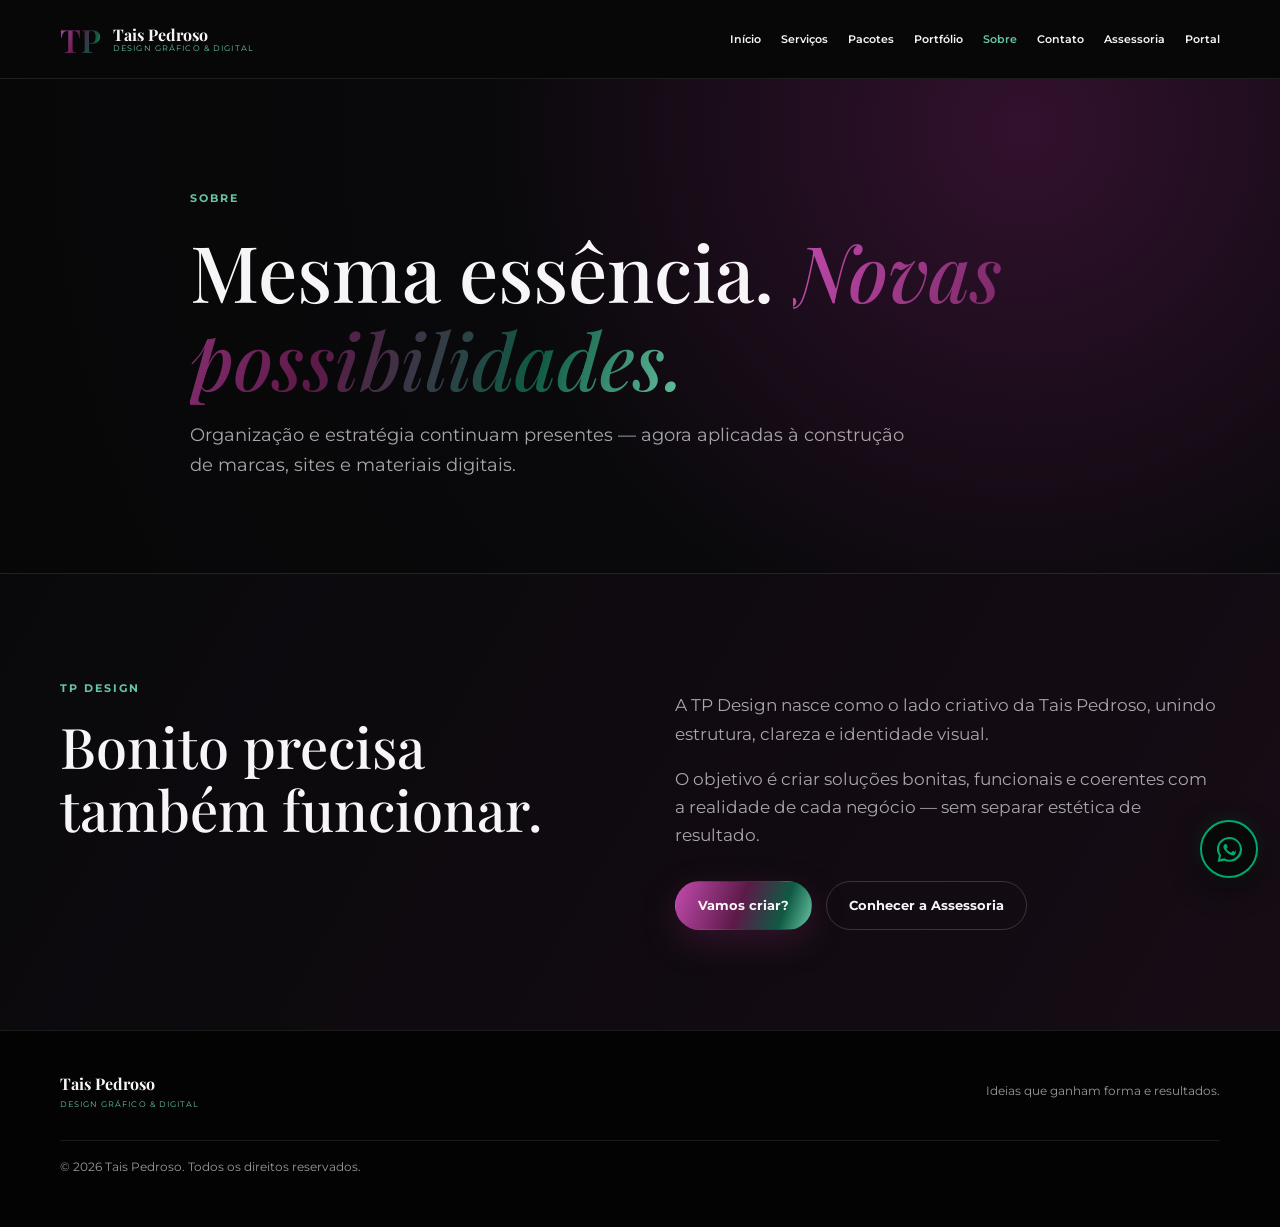
<file: design/sobre.html>
<!doctype html><html lang="pt-BR"><head><meta charset="utf-8"><meta name="viewport" content="width=device-width,initial-scale=1"><meta name="description" content="Sobre a TP Design, lado criativo da Tais Pedroso."><meta name="theme-color" content="#070708"><title>Sobre | TP Design</title><link rel="preconnect" href="https://fonts.googleapis.com"><link rel="preconnect" href="https://fonts.gstatic.com" crossorigin><link href="https://fonts.googleapis.com/css2?family=Montserrat:wght@300;400;500;600;700&family=Playfair+Display:ital,wght@0,500;0,600;1,500;1,600&display=swap" rel="stylesheet"><link rel="stylesheet" href="styles.css"></head><body><header class="topbar"><div class="container nav-wrap"><a class="brand" href="index.html"><span class="tp">TP</span><span><strong>Tais Pedroso</strong><small>Design Gráfico & Digital</small></span></a><button class="menu-btn" aria-label="Abrir menu" aria-expanded="false"><span></span><span></span><span></span></button><nav class="nav" aria-label="Navegação principal"><a class="" href="index.html">Início</a><a class="" href="servicos.html">Serviços</a><a class="" href="pacotes.html">Pacotes</a><a class="" href="portfolio.html">Portfólio</a><a class="active" href="sobre.html">Sobre</a><a class="" href="contato.html">Contato</a><a href="../assessoria/">Assessoria</a><a href="../">Portal</a></nav></div></header><main><section class="page-hero"><div class="container reveal"><span class="eyebrow">Sobre</span><h1>Mesma essência. <span class="gradient-text">Novas possibilidades.</span></h1><p>Organização e estratégia continuam presentes — agora aplicadas à construção de marcas, sites e materiais digitais.</p></div></section><section class="section about-band"><div class="container two-col"><div class="heading reveal"><span class="eyebrow">TP Design</span><h2>Bonito precisa também funcionar.</h2></div><div class="copy reveal"><p>A TP Design nasce como o lado criativo da Tais Pedroso, unindo estrutura, clareza e identidade visual.</p><p>O objetivo é criar soluções bonitas, funcionais e coerentes com a realidade de cada negócio — sem separar estética de resultado.</p><div class="hero-actions"><a class="btn primary" href="contato.html">Vamos criar?</a><a class="btn ghost" href="../assessoria/">Conhecer a Assessoria</a></div></div></div></section></main><footer><div class="container footer-grid"><div><strong>Tais Pedroso</strong><small>Design Gráfico & Digital</small></div><p>Ideias que ganham forma e resultados.</p><p class="copyright">© <span id="year"></span> Tais Pedroso. Todos os direitos reservados.</p></div></footer><a class="whatsapp-float" href="https://wa.me/5548996451495?text=Ol%C3%A1!%20Vim%20pelo%20site%20da%20TP%20Design." aria-label="Conversar com a TP Design no WhatsApp" target="_blank" rel="noopener noreferrer"><svg viewBox="0 0 32 32" aria-hidden="true"><path d="M16 3C8.83 3 3 8.61 3 15.5c0 2.42.72 4.77 2.08 6.77L3.7 29l7.03-1.31A13.4 13.4 0 0 0 16 28.75c7.17 0 13-5.61 13-12.5S23.17 3 16 3zm0 23.5c-1.75 0-3.47-.44-4.98-1.28l-.36-.2-4.17.78.82-3.96-.23-.37a10.9 10.9 0 0 1-1.83-6.02C5.25 9.82 10.07 5.25 16 5.25s10.75 4.57 10.75 10.2S21.93 26.5 16 26.5z"/><path d="M21.9 18.6c-.32-.16-1.88-.9-2.17-1-.29-.1-.5-.16-.71.16-.21.31-.82 1-.99 1.2-.18.21-.36.23-.67.08-1.84-.89-3.05-1.59-4.28-3.61-.32-.54.32-.5.92-1.67.1-.21.05-.39-.03-.55-.08-.16-.71-1.64-.97-2.25-.26-.62-.52-.53-.71-.54h-.61c-.21 0-.55.08-.84.39-.29.31-1.1 1.04-1.1 2.53 0 1.49 1.13 2.93 1.29 3.13.16.21 2.22 3.27 5.38 4.59 2 .84 2.78.91 3.78.77 1.15-.17 1.88-1.14 2.14-2.25.26-1.1.26-2.05.18-2.25-.08-.18-.29-.28-.61-.43z"/></svg></a><script src="script.js"></script></body></html>
</file>
<file: styles.css>
:root{--rose:#c98c95;--gold:#c7a977;--cream:#faf7f2;--taupe:#6f6b68;--ink:#151313;--purple:#2a0430;--wine:#5c1a48;--green:#0f3d2e;--graphite:#1e1e1e;--white:#fafafa}
*{box-sizing:border-box}html,body{margin:0;height:100%;font-family:Montserrat,Arial,sans-serif;background:#111}.portal{height:100svh;min-height:720px;display:flex;overflow:hidden;position:relative}.world{height:100%;width:50%;position:relative;overflow:hidden;transition:width .75s cubic-bezier(.22,.61,.36,1),filter .55s ease}.portal.hover-admin .admin,.portal.hover-design .design{width:64%}.portal.hover-admin .design,.portal.hover-design .admin{width:36%}.admin{background:radial-gradient(circle at 30% 35%,#fff 0,#faf7f2 36%,#eee5dc 100%);color:#181515}.design{background:radial-gradient(circle at 65% 35%,#171019 0,#09090a 47%,#030304 100%);color:#fff}.world-content{position:relative;z-index:3;max-width:520px;margin:auto;top:13%;padding:0 44px;transition:transform .75s ease}.admin .world-content{margin-left:auto;margin-right:8%}.design .world-content{margin-left:8%;margin-right:auto}.monogram{font:600 118px/1 Playfair Display,serif;letter-spacing:-18px;text-align:center;margin-bottom:2px}.admin-mark{color:#ad7a65;text-shadow:0 2px 18px #d6b9a9}.design-mark{background:linear-gradient(115deg,#a4388d 10%,#5c1a48 42%,#0f3d2e 72%,#6dc2a3);-webkit-background-clip:text;background-clip:text;color:transparent;text-shadow:0 0 26px #6f1c6650}.brand-name{text-align:center;font:500 27px/1.1 Playfair Display,serif;letter-spacing:5px;margin:0}.brand-area{text-align:center;font-size:11px;letter-spacing:4px;margin:8px 0 18px}.admin .brand-area{color:#8d5f51}.design .brand-area{color:#55b18f}.mini-rule{display:block;width:44px;height:1px;margin:0 auto 24px;background:currentColor;opacity:.6}.world h1{font:500 43px/1.08 Playfair Display,serif;margin:0 0 14px}.world h1 em{font-style:normal;color:#b2765c}.design h1{font-size:42px}.design h1 i{font-weight:500}.lead{font-size:15px;line-height:1.55;max-width:410px;margin:0 0 22px}.cta{display:flex;justify-content:space-between;align-items:center;width:285px;padding:14px 25px;border-radius:30px;text-decoration:none;font-size:13px;letter-spacing:.4px;transition:transform .25s,box-shadow .25s}.cta:hover{transform:translateY(-2px)}.admin-cta{color:#fff;background:linear-gradient(90deg,#a96d55,#bd8469);box-shadow:0 10px 30px #9f6c5133}.design-cta{color:#fff;border:1px solid transparent;background:linear-gradient(#09090a,#09090a) padding-box,linear-gradient(90deg,#b5389a,#0e7757) border-box;box-shadow:0 0 25px #4c1a4a40}.services{display:grid;grid-template-columns:repeat(4,1fr);gap:14px;margin-top:38px;max-width:390px}.services span{text-align:center;font-size:25px}.services small{display:block;font-size:8px;line-height:1.35;letter-spacing:.5px;margin-top:8px;font-weight:500}.admin .services{color:#9b654e}.admin .services small{color:#333}.design .services{color:#c04ea8}.design .services small{color:#eee}.brand-master{position:absolute;z-index:10;left:50%;top:25px;transform:translateX(-50%);text-align:center;color:#151515;mix-blend-mode:difference;filter:invert(1);pointer-events:none;white-space:nowrap}.brand-master>span{display:block;font:500 28px Playfair Display,serif;letter-spacing:6px}.brand-master small{display:flex;align-items:center;justify-content:center;gap:20px;margin-top:7px;font-size:10px;letter-spacing:3px}.brand-master b{font-weight:400}.brand-master i{font-style:normal}.choice{position:absolute;z-index:11;left:50%;top:48%;transform:translate(-50%,-50%);width:82px;height:82px;border:1px solid #b9917955;border-radius:50%;display:flex;flex-direction:column;align-items:center;justify-content:center;color:#eee;font-size:7px;letter-spacing:2px;text-align:center;pointer-events:none;backdrop-filter:blur(6px);box-shadow:0 0 35px #0003}.choice b{font-size:23px;font-weight:300;letter-spacing:0;margin:3px 0}.essence{position:absolute;z-index:11;left:50%;bottom:55px;transform:translateX(-50%);color:#eee;text-align:center;font-size:9px;line-height:1.8;letter-spacing:3px;pointer-events:none}.ambient{position:absolute;inset:0;pointer-events:none}.sheet{position:absolute;background:#fff9;border:1px solid #c7a97755;box-shadow:0 20px 60px #876d5d18;transform:rotate(-7deg)}.sheet-a{width:240px;height:310px;left:-80px;bottom:80px}.sheet-b{width:190px;height:240px;right:20px;top:170px;opacity:.25}.gold-line{position:absolute;width:260px;height:260px;border:1px solid #c7a97733;border-radius:50%;left:18%;top:8%}.purple-orbit{position:absolute;border:1px solid #8f2c8055;border-radius:50%;filter:drop-shadow(0 0 18px #6f1c66)}.orbit-a{width:540px;height:540px;right:-250px;bottom:-180px}.orbit-b{width:330px;height:330px;left:-210px;top:10%}.green-glow{position:absolute;width:250px;height:520px;right:5%;top:10%;background:linear-gradient(90deg,transparent,#0f3d2e55,transparent);filter:blur(35px);transform:rotate(12deg)}.screen-ghost{position:absolute;width:310px;height:420px;right:-170px;top:130px;border:1px solid #7c3477;border-radius:14px;box-shadow:0 0 45px #7c347733 inset}.portal.hover-admin .admin .world-content{transform:translateX(4%)}.portal.hover-design .design .world-content{transform:translateX(-4%)}
@media(max-width:900px){.portal{display:block;min-height:100svh;height:auto}.world{width:100%!important;height:50svh;min-height:500px}.brand-master{top:14px;color:#fff;filter:none;mix-blend-mode:difference}.brand-master>span{font-size:19px}.brand-master small{font-size:8px;gap:10px}.world-content{top:15%;padding:0 28px!important;margin:0 auto!important;max-width:520px}.monogram{font-size:70px}.brand-name{font-size:20px}.world h1,.design h1{font-size:34px}.services{margin-top:22px}.choice{display:none}.essence{display:none}.portal.hover-admin .admin,.portal.hover-design .design,.portal.hover-admin .design,.portal.hover-design .admin{width:100%}.world-content{transform:none!important}}
@media(max-width:520px){.world{min-height:560px}.world-content{top:13%}.lead{font-size:13px}.cta{width:100%;max-width:290px}.services{gap:6px}.services small{font-size:7px}.brand-master{display:none}}
@media(prefers-reduced-motion:reduce){.world,.world-content,.cta{transition:none}}
</file>
<file: assessoria/styles.css>
:root{
  --rose:#C98C95;
  --rose-dark:#a96873;
  --gold:#C7A977;
  --off:#FAF9F7;
  --warm:#6F6B68;
  --graphite:#3A3A3A;
  --white:#ffffff;
  --shadow:0 18px 50px rgba(58,58,58,.10);
  --radius:24px;
}
*{box-sizing:border-box}
html{scroll-behavior:smooth}
body{margin:0;font-family:"Segoe UI",Arial,sans-serif;color:var(--graphite);background:var(--off);line-height:1.65}
a{color:inherit;text-decoration:none}
img{max-width:100%;display:block}
.container{width:min(1160px,calc(100% - 40px));margin-inline:auto}
.topbar{position:sticky;top:0;z-index:50;background:rgba(250,249,247,.92);backdrop-filter:blur(14px);border-bottom:1px solid rgba(199,169,119,.22)}
.nav-wrap{height:82px;display:flex;align-items:center;justify-content:space-between;gap:24px}
.brand{display:flex;align-items:center;gap:12px}
.brand img{width:52px;height:52px;border-radius:50%}
.brand span{display:flex;flex-direction:column;line-height:1.2}
.brand strong{font-family:Georgia,serif;font-size:20px;color:var(--rose-dark)}
.brand small{text-transform:uppercase;letter-spacing:.13em;font-size:9px}
.nav{display:flex;align-items:center;gap:28px;font-size:14px;font-weight:600}
.nav a:not(.nav-cta):hover{color:var(--rose-dark)}
.nav-cta{background:var(--rose);color:#fff;padding:11px 18px;border-radius:999px}
.menu-btn{display:none;border:0;background:none;padding:8px}
.menu-btn span{display:block;width:24px;height:2px;background:var(--graphite);margin:5px}

.hero{position:relative;overflow:hidden;padding:92px 0 80px;background:linear-gradient(135deg,#fff 0%,var(--off) 55%,#f3e7e6 100%)}
.hero-grid{display:grid;grid-template-columns:1.1fr .9fr;align-items:center;gap:70px}
.hero-copy{position:relative;z-index:2}
.eyebrow{display:inline-block;text-transform:uppercase;letter-spacing:.16em;font-size:12px;font-weight:700;color:var(--rose-dark);margin-bottom:15px}
.eyebrow.light{color:#f8e8e8}
h1,h2,h3{line-height:1.15;margin-top:0}
h1,h2{font-family:Georgia,serif}
h1{font-size:clamp(42px,6vw,72px);font-weight:500;margin-bottom:24px}
h2{font-size:clamp(34px,4vw,52px);font-weight:500;margin-bottom:20px}
.hero-copy>p{font-size:19px;color:var(--warm);max-width:680px}
.hero-actions{display:flex;gap:14px;flex-wrap:wrap;margin-top:32px}
.btn{display:inline-flex;justify-content:center;align-items:center;min-height:48px;padding:0 22px;border-radius:999px;font-weight:700;font-size:14px;transition:.25s ease}
.btn:hover{transform:translateY(-2px)}
.btn.primary{background:var(--rose);color:#fff;box-shadow:0 12px 25px rgba(201,140,149,.28)}
.btn.secondary{border:1px solid rgba(58,58,58,.18);background:#fff}
.btn.full{width:100%}
.trust-row{display:flex;gap:20px;flex-wrap:wrap;margin-top:28px;font-size:12px;color:var(--warm)}
.hero-card{background:rgba(255,255,255,.78);padding:26px;border:1px solid rgba(199,169,119,.25);border-radius:40px;box-shadow:var(--shadow);transform:rotate(1.5deg)}
.hero-card img{border-radius:28px}
.hero-orb{position:absolute;border-radius:50%;filter:blur(2px);opacity:.4}
.orb-one{width:320px;height:320px;background:#eed2d4;right:-120px;top:-80px}
.orb-two{width:180px;height:180px;border:1px solid var(--gold);left:-70px;bottom:-60px}

.section{padding:100px 0}
.section.soft{background:#fff}
.split{display:grid;grid-template-columns:.85fr 1.15fr;gap:80px}
.section-heading.centered{text-align:center;max-width:760px;margin:0 auto 56px}
.section-heading p{color:var(--warm)}
.about-copy{font-size:18px}
.values{display:flex;flex-wrap:wrap;gap:10px;margin-top:28px}
.values span{background:#fff;border:1px solid rgba(199,169,119,.35);padding:8px 14px;border-radius:999px;font-size:13px}

.service-grid{display:grid;grid-template-columns:repeat(3,1fr);gap:22px}
.service-card{background:var(--off);border:1px solid rgba(199,169,119,.18);padding:30px;border-radius:var(--radius);transition:.25s}
.service-card:hover{transform:translateY(-5px);box-shadow:var(--shadow)}
.icon{width:54px;height:54px;border-radius:16px;background:linear-gradient(135deg,#e8c4c7,var(--rose));display:grid;place-items:center;color:#fff;font-weight:800;margin-bottom:24px}
.service-card h3{font-family:Georgia,serif;font-size:24px;font-weight:500;margin-bottom:12px}
.service-card p{color:var(--warm);font-size:14px}

.timeline{display:grid;grid-template-columns:repeat(4,1fr);gap:20px;counter-reset:step}
.step{background:#fff;border-radius:var(--radius);padding:28px;border-top:3px solid var(--gold);box-shadow:0 8px 25px rgba(58,58,58,.05)}
.step b{width:36px;height:36px;border-radius:50%;display:grid;place-items:center;background:var(--rose);color:#fff;margin-bottom:20px}
.step h3{font-size:19px}
.step p{color:var(--warm);font-size:14px}

.report-section{background:linear-gradient(140deg,#413d3c,#655b59);color:#fff}
.report-grid{display:grid;grid-template-columns:1fr 1fr;gap:70px;align-items:center}
.report-window{background:#fff;color:var(--graphite);padding:22px;border-radius:22px;box-shadow:0 25px 60px rgba(0,0,0,.25)}
.window-top{display:flex;gap:7px;margin-bottom:25px}.window-top span{width:9px;height:9px;border-radius:50%;background:var(--rose)}
.metric-row{display:grid;grid-template-columns:repeat(3,1fr);gap:10px}.metric-row div{background:var(--off);padding:16px;border-radius:14px}.metric-row small{display:block;color:var(--warm);font-size:10px}.metric-row strong{font-size:15px}
.chart{height:170px;margin:26px 0;display:flex;align-items:end;gap:12px;padding:0 10px;border-bottom:1px solid #ddd}
.chart i{flex:1;background:linear-gradient(var(--rose),#e7bec2);border-radius:8px 8px 0 0}
.mini-list{display:grid;grid-template-columns:1fr auto;gap:8px;font-size:12px}
.report-copy p{color:#e8e2e0}
.check-list{list-style:none;padding:0}.check-list li{padding:8px 0 8px 26px;position:relative}.check-list li:before{content:"✓";position:absolute;left:0;color:#e7c981}

.pricing-grid{display:grid;grid-template-columns:repeat(3,1fr);gap:22px;align-items:stretch}
.price-card{position:relative;background:var(--off);border:1px solid rgba(199,169,119,.22);border-radius:28px;padding:34px;display:flex;flex-direction:column}
.price-card.featured{background:#fff;border:2px solid var(--rose);transform:translateY(-12px);box-shadow:var(--shadow)}
.badge{position:absolute;top:14px;right:14px;background:var(--rose);color:#fff;border-radius:999px;padding:5px 10px;font-size:10px;font-weight:700}
.plan-label{text-transform:uppercase;letter-spacing:.14em;font-size:11px;color:var(--rose-dark);font-weight:800}
.price-card h3{font-family:Georgia,serif;font-size:34px;margin:16px 0}.price-card h3 small{font-family:"Segoe UI",sans-serif;font-size:12px;color:var(--warm)}
.price-card>p{color:var(--warm);min-height:70px}
.price-card ul{list-style:none;padding:0;margin:20px 0 28px;flex:1}.price-card li{padding:9px 0 9px 22px;position:relative;font-size:14px}.price-card li:before{content:"✓";position:absolute;left:0;color:var(--rose-dark);font-weight:800}

.faq-list{max-width:850px;margin:auto;display:grid;gap:14px}
details{background:#fff;border:1px solid rgba(199,169,119,.22);border-radius:18px;padding:20px 24px}
summary{cursor:pointer;font-weight:700}
details p{color:var(--warm);margin-bottom:0}

.contact{background:var(--rose);color:#fff}
.contact-grid{display:grid;grid-template-columns:1.1fr .9fr;gap:60px;align-items:center}
.contact-copy p{color:#faeded}
.contact-card{background:#fff;color:var(--graphite);border-radius:26px;padding:28px;display:grid;gap:8px;box-shadow:var(--shadow)}
.contact-card a,.contact-card div{padding:15px;border-bottom:1px solid #eee;display:flex;flex-direction:column}
.contact-card a:last-child,.contact-card div:last-child{border-bottom:0}
.contact-card span{font-size:11px;text-transform:uppercase;letter-spacing:.12em;color:var(--rose-dark)}
.contact-card strong{font-size:16px;word-break:break-word}

footer{background:#2f2d2c;color:#ddd;padding:36px 0}
.footer-grid{display:grid;grid-template-columns:1fr auto;align-items:center;gap:15px}
.footer-brand{display:flex;align-items:center;gap:12px}.footer-brand img{width:50px;border-radius:50%}.footer-brand div{display:flex;flex-direction:column}.footer-brand strong{font-family:Georgia,serif;color:#fff}.footer-brand small{font-size:9px;letter-spacing:.12em;text-transform:uppercase}
.copyright{grid-column:1/-1;font-size:11px;color:#999;border-top:1px solid #484442;padding-top:18px;margin:0}


.reveal{opacity:0;transform:translateY(20px);transition:opacity .65s ease,transform .65s ease}
.reveal.visible{opacity:1;transform:none}

@media(max-width:900px){
 .menu-btn{display:block}.nav{display:none;position:absolute;top:82px;left:0;right:0;background:var(--off);padding:20px;flex-direction:column;border-bottom:1px solid #ddd}.nav.open{display:flex}
 .hero-grid,.split,.report-grid,.contact-grid{grid-template-columns:1fr}
 .hero{padding-top:60px}.hero-card{max-width:620px;margin:auto}
 .service-grid,.pricing-grid{grid-template-columns:1fr 1fr}
 .timeline{grid-template-columns:1fr 1fr}
 .price-card.featured{transform:none}
}
@media(max-width:620px){
 .container{width:min(100% - 28px,1160px)}
 .section{padding:74px 0}
 .brand span{display:none}
 .hero-grid{gap:40px}
 h1{font-size:43px}
 .service-grid,.pricing-grid,.timeline{grid-template-columns:1fr}
 .metric-row{grid-template-columns:1fr}
 .chart{height:130px}
 .footer-grid{grid-template-columns:1fr;text-align:center}
 .footer-brand{justify-content:center}
 .trust-row{display:grid}
}


/* WhatsApp flutuante — TP Assessoria */
a.whatsapp-float{position:fixed;right:22px;bottom:22px;width:58px;height:58px;border-radius:50%;display:flex;align-items:center;justify-content:center;background:#C98C95;color:#fff;box-shadow:0 10px 28px rgba(201,140,149,.42),0 4px 12px rgba(0,0,0,.12);z-index:9999;transition:transform .25s ease,background .25s ease,box-shadow .25s ease}
a.whatsapp-float svg{width:32px;height:32px;fill:currentColor;display:block}
a.whatsapp-float:hover{background:#B97C86;transform:translateY(-3px) scale(1.05);box-shadow:0 14px 32px rgba(201,140,149,.52),0 5px 15px rgba(0,0,0,.14)}
@media(max-width:620px){a.whatsapp-float{right:16px;bottom:16px;width:54px;height:54px}a.whatsapp-float svg{width:29px;height:29px}}
</file>
<file: design/styles.css>
:root{--bg:#070708;--panel:#101012;--panel2:#151317;--purple:#9d2d8d;--wine:#5c1a48;--green:#00A86B;--deepgreen:#0f5a43;--mint:#68c5a3;--white:#f7f5f7;--muted:#aaa4ad;--line:#ffffff18;--grad:linear-gradient(110deg,#c24bad,#5c1a48 48%,#0f5a43 78%,#68c5a3)}*{box-sizing:border-box}html{scroll-behavior:smooth}body{margin:0;background:var(--bg);color:var(--white);font-family:Montserrat,Arial,sans-serif;line-height:1.65}a{color:inherit;text-decoration:none}img{max-width:100%;display:block}.container{width:min(1160px,calc(100% - 40px));margin:auto}.topbar{position:sticky;top:0;z-index:50;background:#080809e8;backdrop-filter:blur(16px);border-bottom:1px solid var(--line)}.nav-wrap{min-height:78px;display:flex;align-items:center;justify-content:space-between;gap:24px}.brand{display:flex;align-items:center;gap:12px}.brand .tp{font:600 32px 'Playfair Display',serif;background:var(--grad);background-clip:text;-webkit-background-clip:text;color:transparent}.brand>span:last-child{display:flex;flex-direction:column;line-height:1.2}.brand strong{font-family:'Playfair Display',serif}.brand small{font-size:8px;letter-spacing:.14em;text-transform:uppercase;color:var(--mint)}.nav{display:flex;align-items:center;gap:20px;font-size:11px;font-weight:600}.nav a:hover,.nav a.active{color:var(--mint)}.nav-cta{border:1px solid #7c3477;border-radius:999px;padding:9px 14px}.menu-btn{display:none;background:none;border:0}.menu-btn span{display:block;width:24px;height:2px;background:#fff;margin:5px}.hero{min-height:calc(92svh - 78px);display:flex;align-items:center;position:relative;overflow:hidden;background:radial-gradient(circle at 72% 45%,#201121 0,#0b0b0d 38%,#070708 70%)}.hero-grid{display:grid;grid-template-columns:1.05fr .95fr;gap:70px;align-items:center;padding-block:80px}.hero-copy{position:relative;z-index:2}.eyebrow{text-transform:uppercase;letter-spacing:.18em;font-size:11px;font-weight:700;color:var(--mint)}h1,h2,h3{line-height:1.12;margin-top:0}h1,h2{font-family:'Playfair Display',serif}h1{font-size:clamp(48px,7vw,82px);font-weight:500;margin:18px 0 24px}h1 i,.gradient-text{font-style:italic;font-weight:500;background:var(--grad);background-clip:text;-webkit-background-clip:text;color:transparent}h2{font-size:clamp(34px,5vw,56px);font-weight:500;margin:14px 0 18px}.hero-copy>p,.heading>p,.copy p{color:var(--muted);font-size:17px}.hero-actions{display:flex;gap:14px;flex-wrap:wrap;margin-top:32px}.btn{display:inline-flex;align-items:center;justify-content:center;padding:13px 22px;border-radius:999px;font-size:13px;font-weight:700;transition:.25s;border:1px solid transparent}.btn:hover{transform:translateY(-2px)}.btn.primary{background:var(--grad);box-shadow:0 12px 34px #8e2b7540}.btn.ghost{border-color:#ffffff2b}.hero-tags{display:flex;gap:10px;flex-wrap:wrap;margin-top:30px}.hero-tags span,.pill{font-size:10px;text-transform:uppercase;letter-spacing:.1em;border:1px solid var(--line);padding:7px 10px;border-radius:999px;color:#ccc}.hero-visual{position:relative}.hero-visual:before{content:"";position:absolute;inset:12%;background:var(--grad);filter:blur(70px);opacity:.2}.hero-visual img{position:relative;border-radius:34px;border:1px solid #ffffff10;box-shadow:0 30px 100px #000}.section{padding:100px 0;border-top:1px solid var(--line)}.heading{max-width:760px;margin-bottom:50px}.heading.centered{text-align:center;margin-inline:auto}.cards{display:grid;grid-template-columns:repeat(3,1fr);gap:18px}.card{background:linear-gradient(145deg,#111114,#0b0b0d);border:1px solid var(--line);border-radius:24px;padding:28px;transition:.3s;display:flex;flex-direction:column}.card:hover{transform:translateY(-5px);border-color:#7d3675}.card b{display:block;color:var(--purple);font:500 26px 'Playfair Display',serif}.card h3{font-family:'Playfair Display',serif;font-size:24px;margin:16px 0 10px}.card p{color:var(--muted);font-size:14px}.card .price{font-size:12px;color:var(--mint);font-weight:700;margin-top:auto;padding-top:16px}.card-link{margin-top:16px;color:var(--mint);font-size:12px;font-weight:700}.note{color:#777;font-size:11px;margin-top:26px}.page-hero{padding:105px 0 75px;background:radial-gradient(circle at 80% 10%,#32112e,#09090b 48%,#070708)}.page-hero .container{max-width:900px}.page-hero h1{font-size:clamp(46px,7vw,78px);margin-bottom:18px}.page-hero p{font-size:18px;color:var(--muted);max-width:720px}.two-col{display:grid;grid-template-columns:1fr 1fr;gap:70px;align-items:start}.feature-list{display:grid;gap:12px;padding:0;list-style:none}.feature-list li{padding:16px 18px;border:1px solid var(--line);border-radius:16px;background:#0e0e10}.feature-list li:before{content:'✦';color:var(--green);margin-right:10px}.price-box{background:radial-gradient(circle at 100% 0,#173b30,#121014 45%);border:1px solid #ffffff1f;border-radius:28px;padding:34px;position:sticky;top:110px}.price-box h3{font:500 32px 'Playfair Display',serif;margin:8px 0}.price-box .big-price{font-size:28px;color:var(--mint);font-weight:700}.price-box p{color:var(--muted)}.package-grid{display:grid;grid-template-columns:repeat(3,1fr);gap:18px}.package{background:linear-gradient(145deg,#111114,#0b0b0d);border:1px solid var(--line);border-radius:24px;padding:28px;display:flex;flex-direction:column}.package>span{text-transform:uppercase;letter-spacing:.15em;font-size:10px;color:var(--mint)}.package h3{font:500 28px 'Playfair Display',serif;margin:14px 0}.package ul{list-style:none;padding:0;flex:1;color:#c8c4ca}.package li{padding:8px 0 8px 22px;position:relative}.package li:before{content:'✦';position:absolute;left:0;color:var(--purple)}.package.featured{border-color:#873479;box-shadow:0 20px 70px #63195b22;background:radial-gradient(circle at 100% 0,#193d32,#111114 45%)}.portfolio-grid{display:grid;grid-template-columns:repeat(2,1fr);gap:18px}.work{min-height:320px;border:1px solid var(--line);border-radius:28px;padding:30px;display:flex;align-items:end;overflow:hidden;position:relative;background:radial-gradient(circle at 80% 20%,#4f1648,#101012 45%)}.work:nth-child(2n){background:radial-gradient(circle at 80% 20%,#164938,#101012 45%)}.work:after{content:'TP';position:absolute;right:-10px;top:-40px;font:600 170px 'Playfair Display',serif;color:#ffffff08}.work div{position:relative;z-index:2}.work span{font-size:10px;letter-spacing:.15em;text-transform:uppercase;color:var(--mint)}.work h3{font:500 30px 'Playfair Display',serif;margin:8px 0}.work p{color:var(--muted)}.about-band{background:linear-gradient(120deg,#09090b,#160c15)}.contact-band{background:radial-gradient(circle at 15% 50%,#54164c,#0c0c0e 55%)}.contact-card{background:#fff;color:#171518;border-radius:26px;padding:25px}.contact-card a,.contact-card div{display:flex;flex-direction:column;padding:15px;border-bottom:1px solid #eee}.contact-card a:last-child,.contact-card div:last-child{border:0}.contact-card span{font-size:9px;text-transform:uppercase;letter-spacing:.15em;color:#6c2764}.contact-card strong{font-size:15px;word-break:break-word}footer{padding:38px 0;background:#030304;border-top:1px solid var(--line)}.footer-grid{display:grid;grid-template-columns:1fr auto;gap:15px;align-items:center}.footer-grid>div{display:flex;flex-direction:column}.footer-grid strong{font-family:'Playfair Display',serif}.footer-grid small{font-size:8px;letter-spacing:.13em;text-transform:uppercase;color:var(--mint)}.footer-grid p{font-size:12px;color:#999}.copyright{grid-column:1/-1;border-top:1px solid var(--line);padding-top:16px}.whatsapp-float{position:fixed;right:22px;bottom:22px;width:58px;height:58px;border-radius:50%;display:flex;align-items:center;justify-content:center;background:#080809;border:2px solid var(--green);color:var(--green);box-shadow:0 10px 28px rgba(0,0,0,.55),0 0 18px rgba(0,168,107,.18);z-index:9999;transition:.25s}.whatsapp-float svg{width:31px;height:31px;fill:currentColor;display:block}.whatsapp-float:hover{transform:translateY(-3px) scale(1.05);background:var(--green);color:#080809;box-shadow:0 14px 34px rgba(0,0,0,.6),0 0 24px rgba(0,168,107,.38)}.reveal{opacity:0;transform:translateY(22px);transition:.7s}.reveal.visible{opacity:1;transform:none}@media(max-width:980px){.menu-btn{display:block}.nav{display:none;position:absolute;top:78px;left:0;right:0;background:#09090a;padding:22px;flex-direction:column;border-bottom:1px solid var(--line)}.nav.open{display:flex}.hero-grid,.two-col{grid-template-columns:1fr}.hero-visual{max-width:650px;margin:auto}.cards,.package-grid{grid-template-columns:1fr 1fr}.portfolio-grid{grid-template-columns:1fr}.price-box{position:static}}@media(max-width:620px){.container{width:min(100% - 28px,1160px)}.section{padding:72px 0}.brand>span:last-child{display:none}.hero-grid{padding-block:55px;gap:42px}.hero h1{font-size:48px}.cards,.package-grid{grid-template-columns:1fr}.footer-grid{grid-template-columns:1fr}.footer-grid p{margin:0}.hero-tags{display:none}.whatsapp-float{right:16px;bottom:16px;width:54px;height:54px}}@media(prefers-reduced-motion:reduce){.reveal,.card,.btn,.whatsapp-float{transition:none}}
</file>
